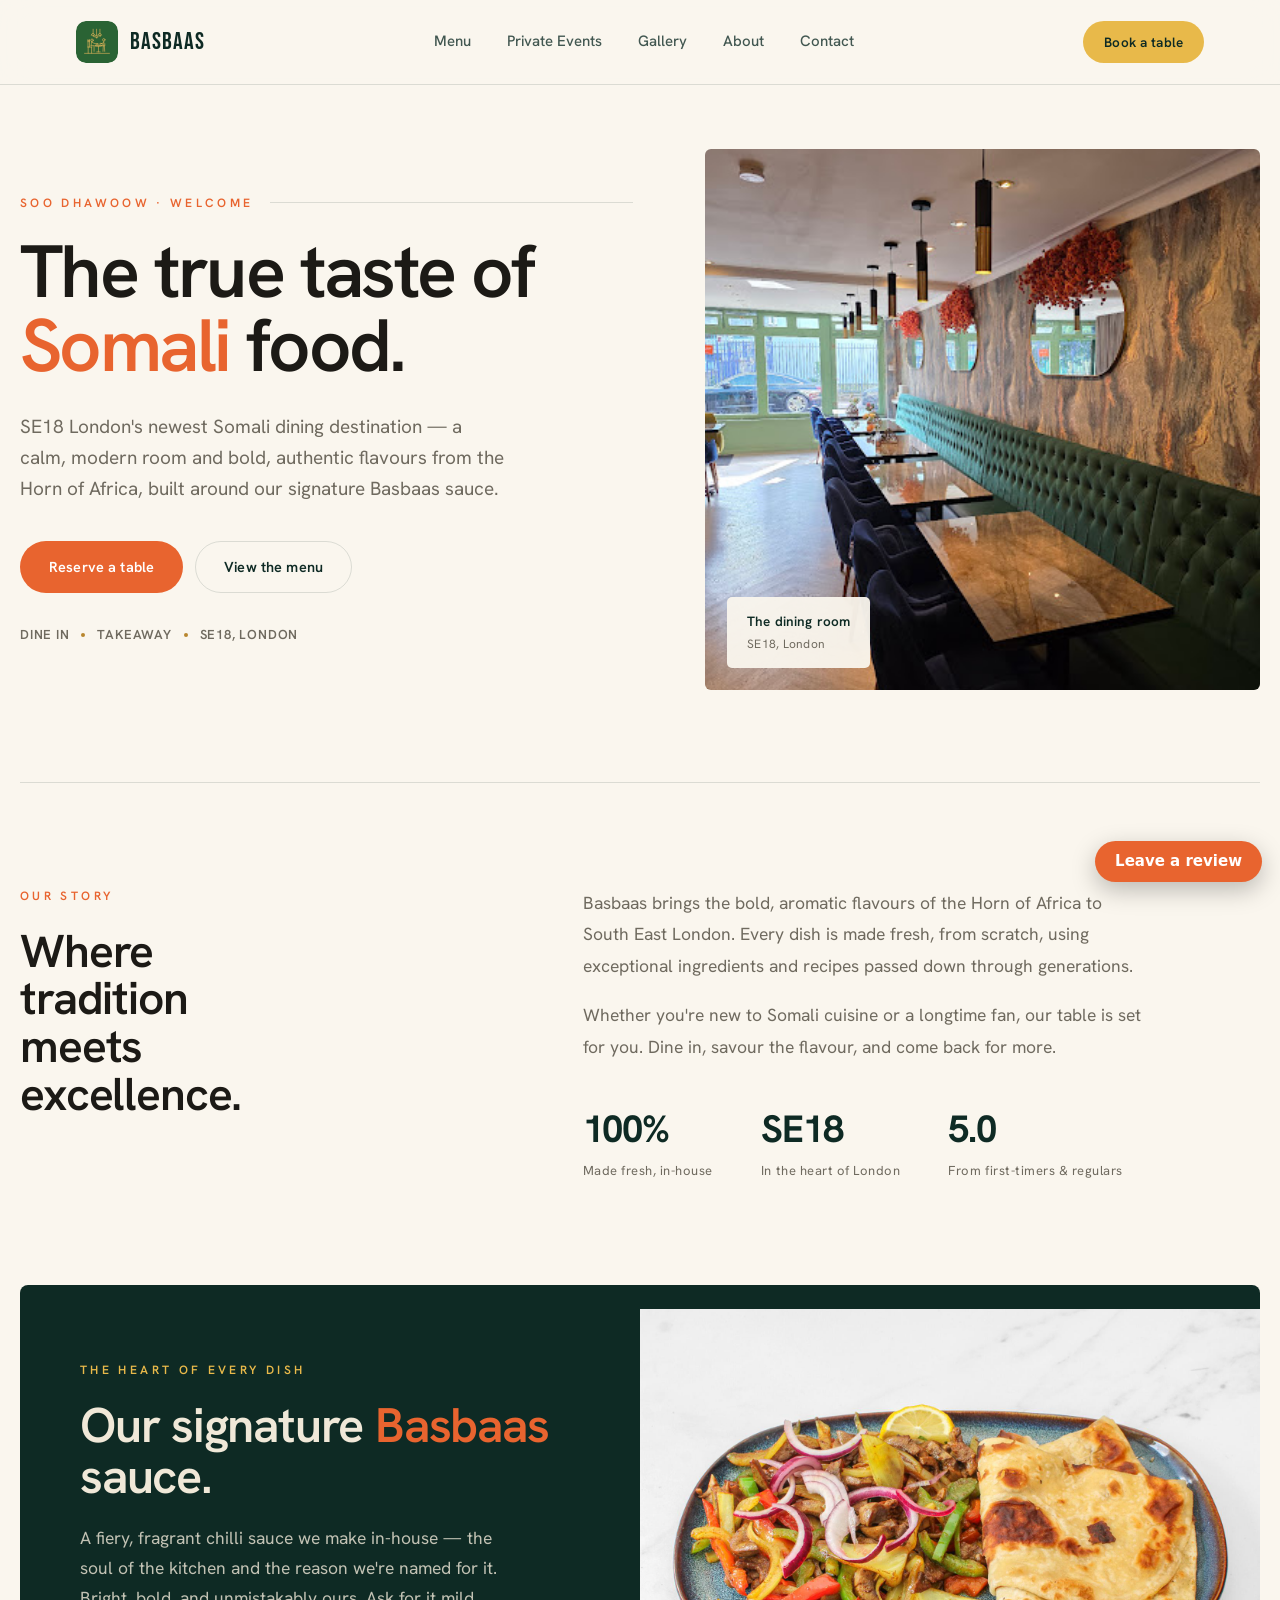
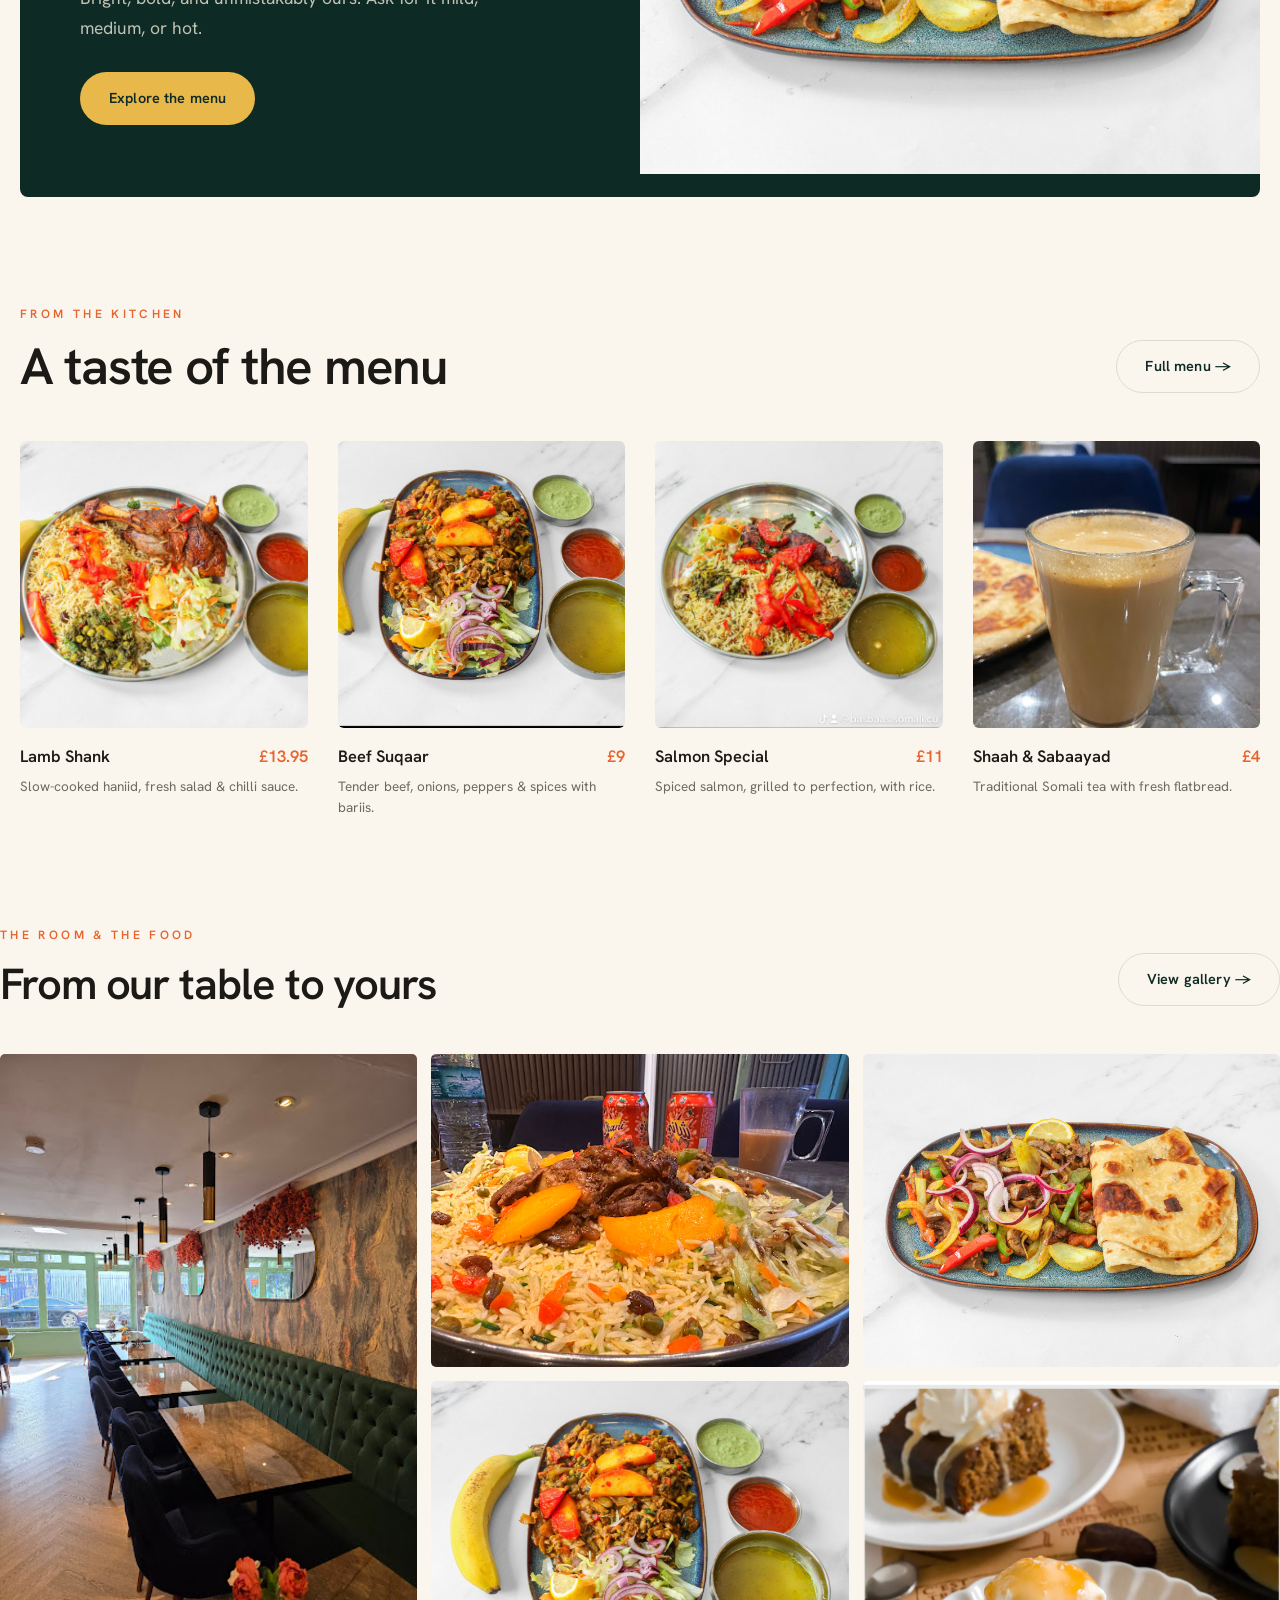
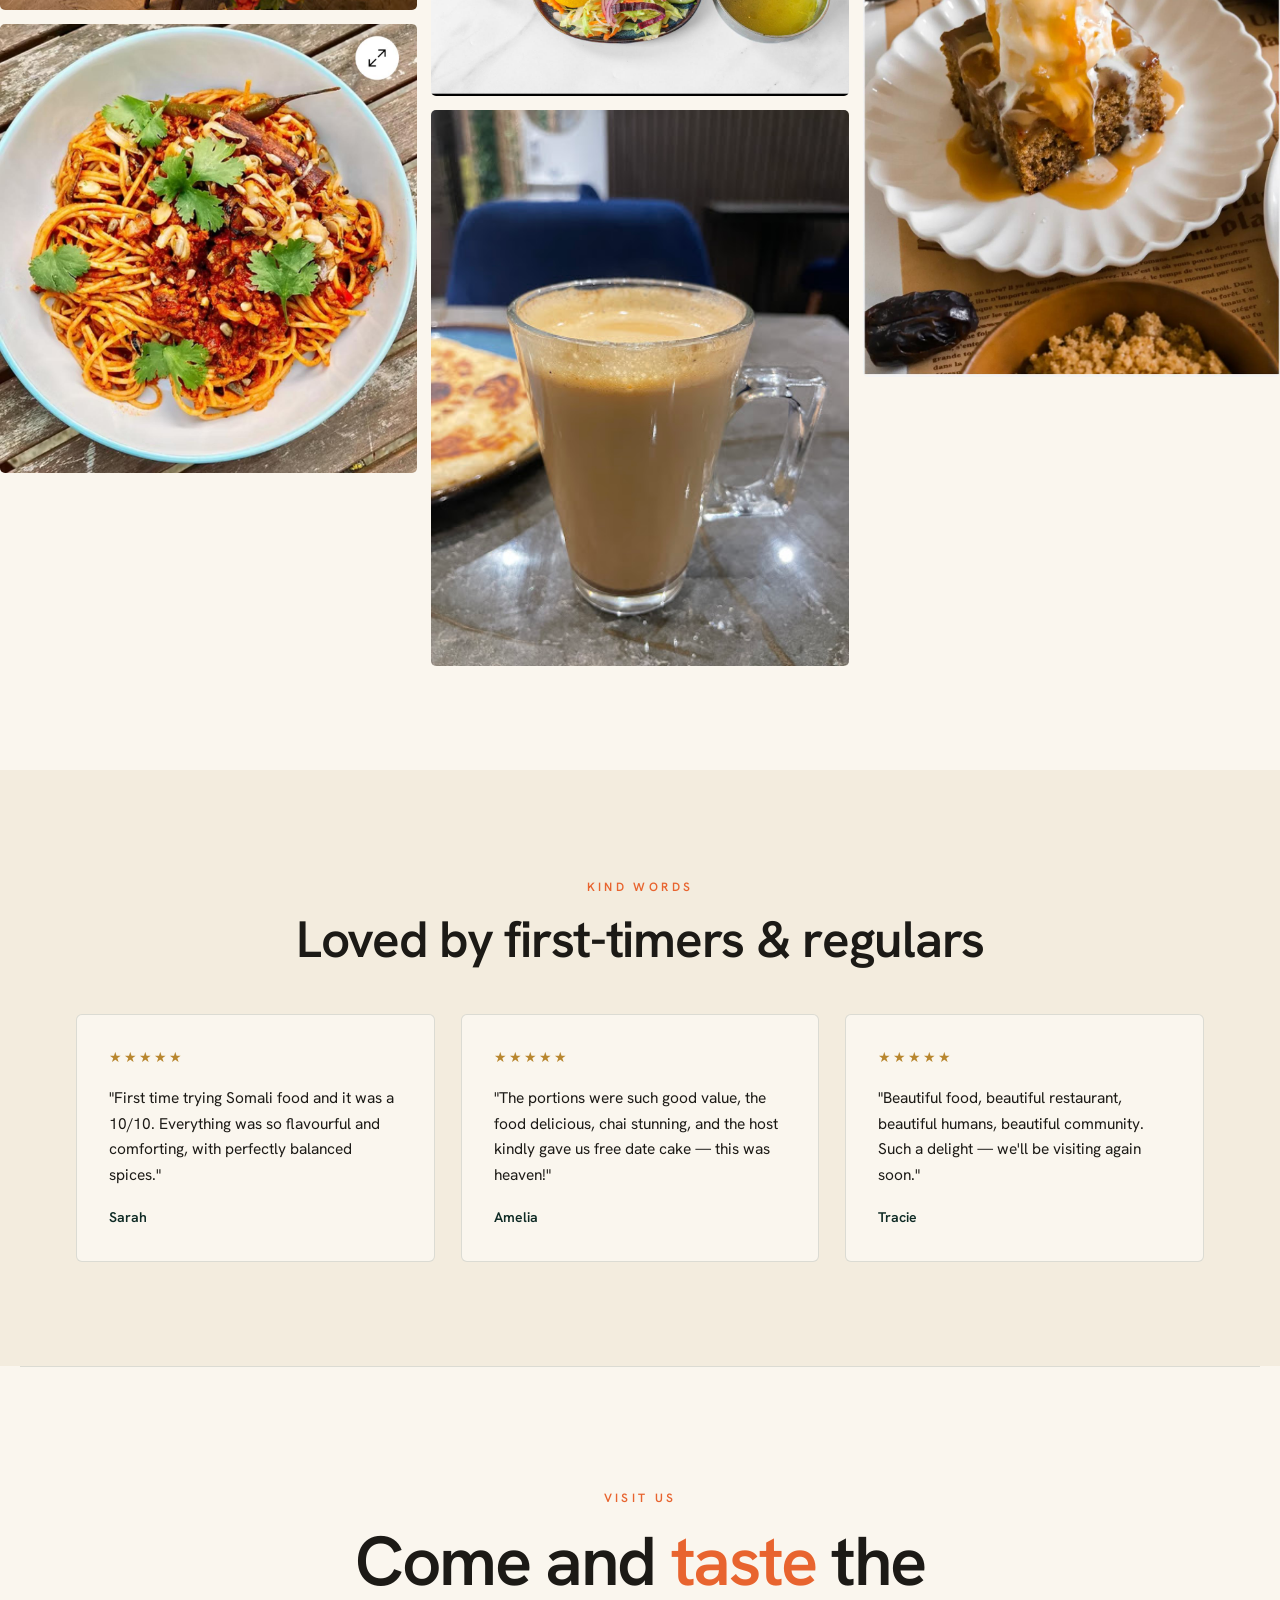
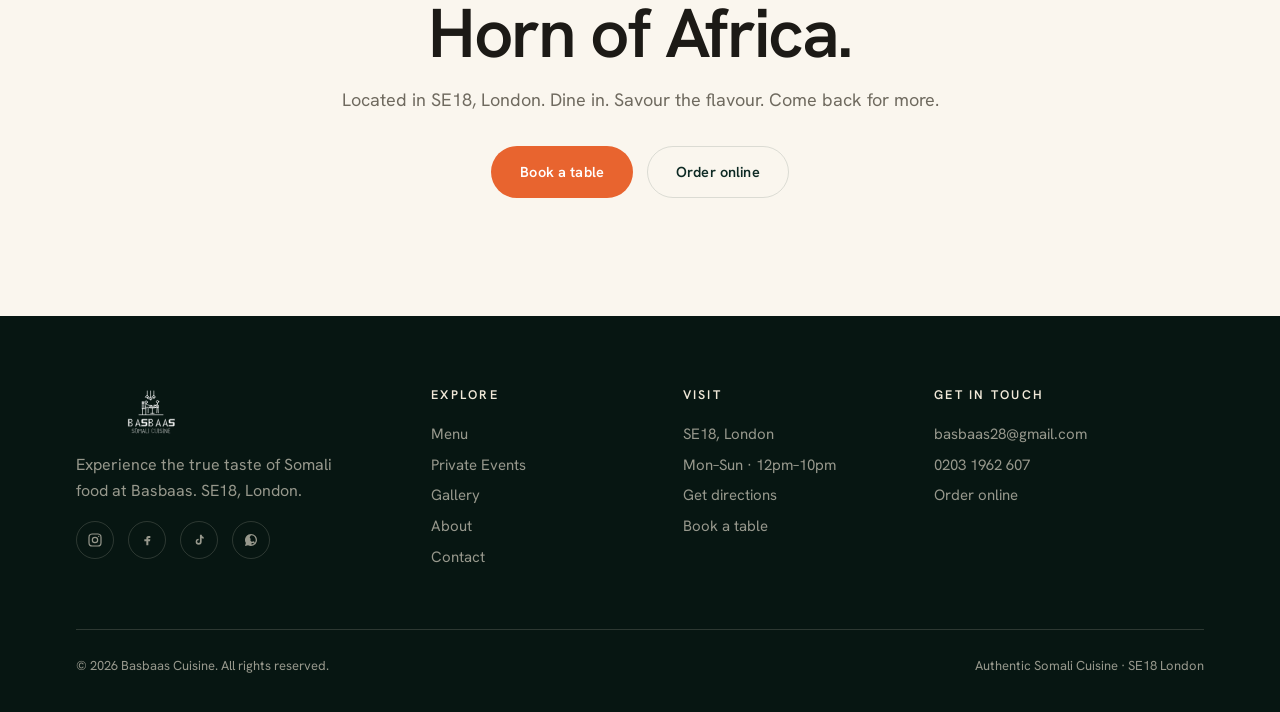
<file: index.html>
<!DOCTYPE html>
<html lang="en">
<head>
<meta charset="UTF-8">
<meta name="viewport" content="width=device-width, initial-scale=1.0">
<title>BasBaas Cuisine — Authentic Somali Food · SE18 London</title>
<meta name="description" content="SE18 London's newest Somali dining destination. Bold, authentic flavours from the Horn of Africa, built around our signature Basbaas sauce.">
<link rel="icon" type="image/svg+xml" href="assets/brand/favicon.svg">
<link rel="icon" type="image/png" sizes="32x32" href="assets/brand/favicon-32.png">
<link rel="apple-touch-icon" href="assets/brand/favicon-512.png">
<link rel="preconnect" href="https://fonts.googleapis.com">
<link rel="preconnect" href="https://fonts.gstatic.com" crossorigin>
<link href="https://fonts.googleapis.com/css2?family=Bebas+Neue&family=Hanken+Grotesk:ital,wght@0,300;0,400;0,500;0,600;0,700;0,800;1,400&display=swap" rel="stylesheet">
<link rel="stylesheet" href="assets/basbaas.css">
<style>
  /* ---- quiet hero ---- */
  .q-hero{padding:64px 0 92px}
  .q-hero-grid{display:grid;grid-template-columns:1.05fr .95fr;gap:72px;align-items:center}
  .q-hero h1{font-size:clamp(46px,5.8vw,86px);font-weight:600;letter-spacing:-.035em;line-height:1.0}
  .q-hero h1 .o{color:var(--orange)}
  .q-hero .sub{margin-top:28px;font-size:19px;color:var(--muted);max-width:44ch;line-height:1.65}
  .q-hero .acts{margin-top:36px;display:flex;gap:12px;flex-wrap:wrap}
  .q-hero .hero-meta{margin-top:32px;display:flex;gap:12px;align-items:center;font-size:13px;color:var(--muted);letter-spacing:.06em;text-transform:uppercase;font-weight:600}
  .q-hero .hero-meta .dot{width:4px;height:4px;border-radius:50%;background:var(--gold)}
  .q-hero-fig{position:relative;border-radius:var(--radius);overflow:hidden;aspect-ratio:4/3.9;background:var(--paper-2)}
  .q-hero-fig img{width:100%;height:100%;object-fit:cover}
  .hero-tag{position:absolute;left:22px;bottom:22px;background:rgba(250,246,238,.95);
    padding:14px 20px;border-radius:5px;font-size:13.5px;font-weight:600;color:var(--green);letter-spacing:.01em}
  .hero-tag span{display:block;font-weight:400;color:var(--muted);font-size:12px;margin-top:3px;letter-spacing:.02em}

  /* ---- story ---- */
  .story{padding:104px 0;border-top:1px solid var(--line)}
  .story-grid{display:grid;grid-template-columns:.42fr .58fr;gap:72px;align-items:start}
  .story h2{font-size:clamp(34px,3.6vw,50px);max-width:11ch}
  .story p{font-size:17.5px;color:var(--muted);line-height:1.8;max-width:56ch}
  .story p + p{margin-top:18px}
  .stat-row{display:flex;gap:48px;margin-top:38px}
  .stat .n{font-size:38px;font-weight:700;color:var(--green);letter-spacing:-.03em}
  .stat .l{font-size:13px;color:var(--muted);letter-spacing:.04em;margin-top:2px}

  /* ---- signature contained card ---- */
  .sig-wrap{padding:0 0 104px}
  .sig-card{background:var(--green);color:var(--cream);border-radius:8px;overflow:hidden;display:grid;grid-template-columns:1fr 1fr}
  .sig-card-txt{padding:72px 60px}
  .sig-card-txt h2{font-size:clamp(34px,3.8vw,52px);margin:18px 0 22px;color:var(--cream);letter-spacing:-.025em}
  .sig-card-txt h2 .o{color:var(--orange)}
  .sig-card-txt p{color:rgba(240,232,216,.8);font-size:17.5px;line-height:1.7;max-width:42ch}
  .sig-card-img{position:relative;aspect-ratio:4/3;align-self:center}
  .sig-card-img img{position:absolute;inset:0;width:100%;height:100%;object-fit:cover;object-position:center}

  /* ---- menu preview ---- */
  .menu-prev{padding:0 0 104px}
  .menu-head{display:flex;justify-content:space-between;align-items:flex-end;margin-bottom:48px;gap:24px;flex-wrap:wrap}
  .menu-head h2{font-size:clamp(34px,4vw,54px)}
  .dishes-4{display:grid;grid-template-columns:repeat(4,1fr);gap:30px}

  /* ---- gallery teaser ---- */
  .gal-teaser{padding:0 0 104px}
  .gal-grid{column-count:3;column-gap:14px}
  .gal-grid a{overflow:hidden;border-radius:5px;display:block;background:var(--paper-2);break-inside:avoid;margin:0 0 14px}
  .gal-grid img{width:100%;height:auto;display:block;transition:filter .5s var(--ease)}
  .gal-grid a:hover img{filter:brightness(1.06)}

  /* ---- testimonials ---- */
  .quotes{background:var(--paper-2);padding:104px 0}
  .quotes-grid{display:grid;grid-template-columns:repeat(3,1fr);gap:26px;margin-top:48px}
  .q{background:var(--paper);padding:32px;border-radius:var(--radius);border:1px solid var(--line)}
  .q .stars{color:var(--gold);font-size:14px;letter-spacing:2px;margin-bottom:16px}
  .q p{font-size:15.5px;line-height:1.65}
  .q .who{margin-top:20px;font-weight:600;font-size:14px;color:var(--green)}

  /* ---- final cta (light) ---- */
  .q-cta{padding:118px 0;text-align:center;border-top:1px solid var(--line)}
  .q-cta h2{font-size:clamp(42px,5.4vw,80px);max-width:15ch;margin:0 auto 16px;letter-spacing:-.035em;font-weight:600}
  .q-cta h2 .o{color:var(--orange)}
  .q-cta p{color:var(--muted);font-size:18px;margin-bottom:32px}
  .q-cta .btns{display:flex;gap:14px;justify-content:center;flex-wrap:wrap}

  @media(max-width:960px){
    .q-hero-grid{grid-template-columns:1fr;gap:40px}
    .story-grid{grid-template-columns:1fr;gap:36px}
    .sig-card{grid-template-columns:1fr}
    .sig-card-img{order:-1}
    .dishes-4{grid-template-columns:1fr 1fr}
    .gal-grid{column-count:2}
    .quotes-grid{grid-template-columns:1fr}
  }
  @media(max-width:560px){.dishes-4{grid-template-columns:1fr}.sig-card-txt{padding:48px 32px}.stat-row{flex-wrap:wrap;row-gap:20px}.gal-grid{column-count:1}}
</style>
<!-- seo:auto start -->
<link rel="canonical" href="https://basbaas-cuisine-site.vercel.app/">
<meta property="og:type" content="website">
<meta property="og:site_name" content="BasBaas Cuisine">
<meta property="og:title" content="BasBaas Cuisine — Authentic Somali Food · SE18 London">
<meta property="og:description" content="BasBaas Cuisine — authentic Somali food in SE18 London. Bold flavours from the Horn of Africa built around our signature Basbaas sauce.">
<meta property="og:url" content="https://basbaas-cuisine-site.vercel.app/">
<meta property="og:locale" content="en_GB">
<meta name="twitter:title" content="BasBaas Cuisine — Authentic Somali Food · SE18 London">
<meta name="twitter:description" content="BasBaas Cuisine — authentic Somali food in SE18 London. Bold flavours from the Horn of Africa built around our signature Basbaas sauce.">
<script type="application/ld+json">
{
  "@context": "https://schema.org",
  "@type": "Restaurant",
  "name": "BasBaas Cuisine",
  "description": "BasBaas Cuisine — authentic Somali food in SE18 London. Bold flavours from the Horn of Africa built around our signature Basbaas sauce.",
  "url": "https://basbaas-cuisine-site.vercel.app/",
  "telephone": "+44 20 3196 2607",
  "address": {
    "@type": "PostalAddress",
    "addressCountry": "GB",
    "addressLocality": "London",
    "addressRegion": "London"
  },
  "servesCuisine": "Somali",
  "email": "basbaas28@gmail.com",
  "image": "https://basbaas-cuisine-site.vercel.app/assets/img/PHOTO-2026-01-10-17-43-36-3.jpg"
}
</script>
<!-- seo:auto end -->
<meta property="og:image" content="https://basbaas-cuisine-site.vercel.app/og-thumb.jpg" />
<meta property="og:image:width" content="1200" />
<meta property="og:image:height" content="630" />
<meta name="twitter:card" content="summary_large_image" />
<meta name="twitter:image" content="https://basbaas-cuisine-site.vercel.app/og-thumb.jpg" />
</head>
<body>

<!-- ===== HEADER ===== -->
<header class="site-header">
  <div class="wrap nav">
    <a href="index.html" class="brand"><img class="brand-mark" src="assets/brand/favicon.svg" alt="BasBaas logo">BASBAAS</a>
    <nav class="navlinks">
      <a href="menu.html">Menu</a>
      <a href="private-events.html">Private Events</a>
      <a href="gallery.html">Gallery</a>
      <a href="about.html">About</a>
      <a href="contact.html">Contact</a>
    </nav>
    <div class="nav-cta">
      <a class="btn btn-gold btn-sm" data-book>Book a table</a>
      <button class="hamburger" aria-label="Menu"><span></span><span></span><span></span></button>
    </div>
  </div>
</header>
<nav class="mobile-nav">
  <button class="close" aria-label="Close">&times;</button>
  <a href="menu.html">Menu</a>
  <a href="private-events.html">Private Events</a>
  <a href="gallery.html">Gallery</a>
  <a href="about.html">About</a>
  <a href="contact.html">Contact</a>
  <a href="#" data-book style="color:var(--gold-bright)">Book a table</a>
</nav>

<!-- ===== HERO ===== -->
<section class="q-hero wrap">
  <div class="q-hero-grid">
    <div class="reveal">
      <div class="eyebrow-row"><span class="label">Soo dhawoow · Welcome</span><span class="ln"></span></div>
      <h1>The true taste of <span class="o">Somali</span> food.</h1>
      <p class="sub">SE18 London's newest Somali dining destination — a calm, modern room and bold, authentic flavours from the Horn of Africa, built around our signature Basbaas sauce.</p>
      <div class="acts">
        <a class="btn btn-orange" data-book>Reserve a table</a>
        <a class="btn btn-ghost" href="menu.html">View the menu</a>
      </div>
      <div class="hero-meta"><span>Dine in</span><span class="dot"></span><span>Takeaway</span><span class="dot"></span><span>SE18, London</span></div>
    </div>
    <div class="q-hero-fig reveal d1">
      <img src="assets/img/basbaas-main.jpg" alt="Basbaas dining room — SE18 London" fetchpriority="high" decoding="async">
      <div class="hero-tag">The dining room<span>SE18, London</span></div>
    </div>
  </div>
</section>

<!-- ===== STORY ===== -->
<section class="story wrap">
  <div class="story-grid">
    <div class="reveal">
      <div class="eyebrow-row"><span class="label">Our story</span></div>
      <h2>Where tradition meets excellence.</h2>
    </div>
    <div class="reveal d1">
      <p>Basbaas brings the bold, aromatic flavours of the Horn of Africa to South East London. Every dish is made fresh, from scratch, using exceptional ingredients and recipes passed down through generations.</p>
      <p>Whether you're new to Somali cuisine or a longtime fan, our table is set for you. Dine in, savour the flavour, and come back for more.</p>
      <div class="stat-row">
        <div class="stat"><div class="n">100%</div><div class="l">Made fresh, in-house</div></div>
        <div class="stat"><div class="n">SE18</div><div class="l">In the heart of London</div></div>
        <div class="stat"><div class="n">5.0</div><div class="l">From first-timers &amp; regulars</div></div>
      </div>
    </div>
  </div>
</section>

<!-- ===== SIGNATURE ===== -->
<section class="sig-wrap wrap">
  <div class="sig-card">
    <div class="sig-card-txt reveal">
      <span class="label gold-bright">The heart of every dish</span>
      <h2>Our signature <span class="o">Basbaas</span> sauce.</h2>
      <p>A fiery, fragrant chilli sauce we make in-house — the soul of the kitchen and the reason we're named for it. Bright, bold, and unmistakably ours. Ask for it mild, medium, or hot.</p>
      <a class="btn btn-gold" href="menu.html" style="margin-top:30px">Explore the menu</a>
    </div>
    <div class="sig-card-img reveal d1"><img src="assets/img/PHOTO-2026-01-10-17-43-37-9.jpg" alt="Basbaas chilli sauce dish" loading="lazy" decoding="async"></div>
  </div>
</section>

<!-- ===== MENU PREVIEW ===== -->
<section class="menu-prev wrap">
  <div class="menu-head">
    <div class="reveal"><span class="label">From the kitchen</span><h2 style="margin-top:14px">A taste of the menu</h2></div>
    <a class="btn btn-ghost reveal" href="menu.html">Full menu &rarr;</a>
  </div>
  <div class="dishes-4">
    <a class="dish reveal" href="menu.html"><div class="dish-img"><img src="assets/img/PHOTO-2026-01-10-17-43-37-5.jpg" alt="" loading="lazy" decoding="async"></div><div class="nm"><span>Lamb Shank</span><span class="pr">£13.95</span></div><p class="ds">Slow-cooked haniid, fresh salad &amp; chilli sauce.</p></a>
    <a class="dish reveal d1" href="menu.html"><div class="dish-img"><img src="assets/img/PHOTO-2026-01-10-17-43-36-5.jpg" alt="" loading="lazy" decoding="async"></div><div class="nm"><span>Beef Suqaar</span><span class="pr">£9</span></div><p class="ds">Tender beef, onions, peppers &amp; spices with bariis.</p></a>
    <a class="dish reveal d2" href="menu.html"><div class="dish-img"><img src="assets/img/PHOTO-2026-01-10-17-43-36-11.jpg" alt="" loading="lazy" decoding="async"></div><div class="nm"><span>Salmon Special</span><span class="pr">£11</span></div><p class="ds">Spiced salmon, grilled to perfection, with rice.</p></a>
    <a class="dish reveal d3" href="menu.html"><div class="dish-img"><img src="assets/img/Tea-Sabaayad.jpg" alt="" loading="lazy" decoding="async"></div><div class="nm"><span>Shaah &amp; Sabaayad</span><span class="pr">£4</span></div><p class="ds">Traditional Somali tea with fresh flatbread.</p></a>
  </div>
</section>

<!-- ===== GALLERY TEASER ===== -->
<section class="gal-teaser wrap-wide">
  <div class="menu-head">
    <div class="reveal"><span class="label">The room &amp; the food</span><h2 style="margin-top:14px;font-size:clamp(30px,3.4vw,46px)">From our table to yours</h2></div>
    <a class="btn btn-ghost reveal" href="gallery.html">View gallery &rarr;</a>
  </div>
  <div class="gal-grid reveal">
    <a class="w2 h2" href="gallery.html"><img src="assets/img/basbaas-main.jpg" alt="" loading="lazy" decoding="async"></a>
    <a href="gallery.html"><img src="assets/img/PHOTO-2026-01-10-17-43-36-3.jpg" alt="" loading="lazy" decoding="async"></a>
    <a href="gallery.html"><img src="assets/img/unnamed15.jpg" alt="" loading="lazy" decoding="async"></a>
    <a class="w2" href="gallery.html"><img src="assets/img/PHOTO-2026-01-10-17-43-36-5.jpg" alt="" loading="lazy" decoding="async"></a>
    <a href="gallery.html"><img src="assets/img/Tea-Sabaayad.jpg" alt="" loading="lazy" decoding="async"></a>
    <a href="gallery.html"><img src="assets/img/PHOTO-2026-01-10-17-43-37-9.jpg" alt="" loading="lazy" decoding="async"></a>
    <a class="w2" href="gallery.html"><img src="assets/img/PHOTO-2026-01-10-17-43-36.jpg" alt="" loading="lazy" decoding="async"></a>
  </div>
</section>

<!-- ===== TESTIMONIALS ===== -->
<section class="quotes">
  <div class="wrap">
    <div style="text-align:center" class="reveal"><span class="label">Kind words</span><h2 style="font-size:clamp(32px,4vw,52px);margin-top:14px">Loved by first-timers &amp; regulars</h2></div>
    <div class="quotes-grid">
      <div class="q reveal"><div class="stars">★★★★★</div><p>"First time trying Somali food and it was a 10/10. Everything was so flavourful and comforting, with perfectly balanced spices."</p><div class="who">Sarah</div></div>
      <div class="q reveal d1"><div class="stars">★★★★★</div><p>"The portions were such good value, the food delicious, chai stunning, and the host kindly gave us free date cake — this was heaven!"</p><div class="who">Amelia</div></div>
      <div class="q reveal d2"><div class="stars">★★★★★</div><p>"Beautiful food, beautiful restaurant, beautiful humans, beautiful community. Such a delight — we'll be visiting again soon."</p><div class="who">Tracie</div></div>
    </div>
  </div>
</section>

<!-- ===== FINAL CTA ===== -->
<section class="q-cta wrap">
  <div class="reveal">
    <span class="label">Visit us</span>
    <h2 style="margin-top:16px">Come and <span class="o">taste</span> the Horn of Africa.</h2>
    <p>Located in SE18, London. Dine in. Savour the flavour. Come back for more.</p>
    <div class="btns"><a class="btn btn-orange" data-book>Book a table</a><a class="btn btn-ghost" data-order>Order online</a></div>
  </div>
</section>

<!-- ===== FOOTER ===== -->
<footer class="site-footer">
  <div class="wrap">
    <div class="foot-grid">
      <div class="foot-brand">
        <img class="foot-logo" src="assets/brand/basbaas-stacked-transparent.svg" alt="BasBaas — Authentic Somali Cuisine" loading="lazy" decoding="async">
        <p>Experience the true taste of Somali food at Basbaas. SE18, London.</p>
        <div class="foot-social">
          <a aria-label="Instagram" aria-disabled="true" tabindex="-1"><svg viewBox="0 0 24 24" fill="none" stroke="currentColor" stroke-width="1.8"><rect x="3" y="3" width="18" height="18" rx="5"/><circle cx="12" cy="12" r="4"/><circle cx="17.5" cy="6.5" r="1" fill="currentColor" stroke="none"/></svg></a>
          <a aria-label="Facebook" aria-disabled="true" tabindex="-1"><svg viewBox="0 0 24 24" fill="currentColor"><path d="M14 9h3V6h-3c-1.7 0-3 1.3-3 3v2H8v3h3v6h3v-6h2.5l.5-3H14V9.5c0-.3.2-.5.5-.5z"/></svg></a>
          <a aria-label="TikTok" aria-disabled="true" tabindex="-1"><svg viewBox="0 0 24 24" fill="currentColor"><path d="M16 4c.3 1.8 1.4 3.2 3 3.6V10c-1.2 0-2.3-.4-3-1v5.5A4.5 4.5 0 1 1 11.5 10v2.4a2.1 2.1 0 1 0 1.9 2.1V4H16z"/></svg></a>
          <a aria-label="WhatsApp" aria-disabled="true" tabindex="-1"><svg viewBox="0 0 24 24" fill="currentColor"><path d="M12 3a9 9 0 0 0-7.7 13.6L3 21l4.5-1.2A9 9 0 1 0 12 3zm0 2a7 7 0 0 1 3.6 13l-.4.2-2.7.7.7-2.6.2-.4A7 7 0 0 1 12 5zm-2.3 3.3c-.2 0-.5.1-.7.4-.2.3-.8.8-.8 1.9s.8 2.2.9 2.3c.1.2 1.6 2.5 3.9 3.4 1.9.7 2.3.6 2.7.5.4 0 1.3-.5 1.5-1 .2-.5.2-.9.1-1l-.7-.3s-1.1-.5-1.3-.6c-.2-.1-.3-.1-.5.1l-.6.8c-.1.1-.2.1-.4 0-.2-.1-.9-.3-1.7-1-.6-.6-1-1.2-1.2-1.4-.1-.2 0-.3.1-.4l.3-.4.2-.4v-.4l-.6-1.5c-.2-.4-.3-.3-.5-.3z"/></svg></a>
        </div>
      </div>
      <div><h4>Explore</h4><ul><li><a href="menu.html">Menu</a></li><li><a href="private-events.html">Private Events</a></li><li><a href="gallery.html">Gallery</a></li><li><a href="about.html">About</a></li><li><a href="contact.html">Contact</a></li></ul></div>
      <div><h4>Visit</h4><ul><li>SE18, London</li><li>Mon–Sun · 12pm–10pm</li><li><a href="contact.html">Get directions</a></li><li><a href="#" data-book>Book a table</a></li></ul></div>
      <div><h4>Get in touch</h4><ul><li><a href="mailto:basbaas28@gmail.com">basbaas28@gmail.com</a></li><li><a href="tel:02031962607">0203 1962 607</a></li><li><a href="#" data-order>Order online</a></li></ul></div>
    </div>
    <div class="foot-bot"><span>© <span data-year>2026</span> Basbaas Cuisine. All rights reserved.</span><span>Authentic Somali Cuisine · SE18 London</span></div>
  </div>
</footer>

<script src="assets/basbaas.js"></script>
<!-- masul:start -->
<script>
window.MASUL_SITE_ID="basbaas-cuisine";
window.MASUL_ACCENT="#e8642f";
window.MASUL_MENU=[{"cat":"Light Bites","name":"Basbaas Liver","price":7},{"cat":"Light Bites","name":"Basbaas Egg Omelet","price":6},{"cat":"Light Bites","name":"Masoub","price":7},{"cat":"Mains","name":"Marinated Quarter Chicken","price":9},{"cat":"Mains","name":"Chicken Suqaar","price":9},{"cat":"Mains","name":"Salmon Special","price":11},{"cat":"Mains","name":"Kingfish Special","price":11},{"cat":"Desserts","name":"Date Cake","price":4},{"cat":"Desserts","name":"Milk Cake","price":4}];
</script>
<script src="masul-widget.js" defer></script>
<!-- masul:end -->
</body>
</html>
</file>
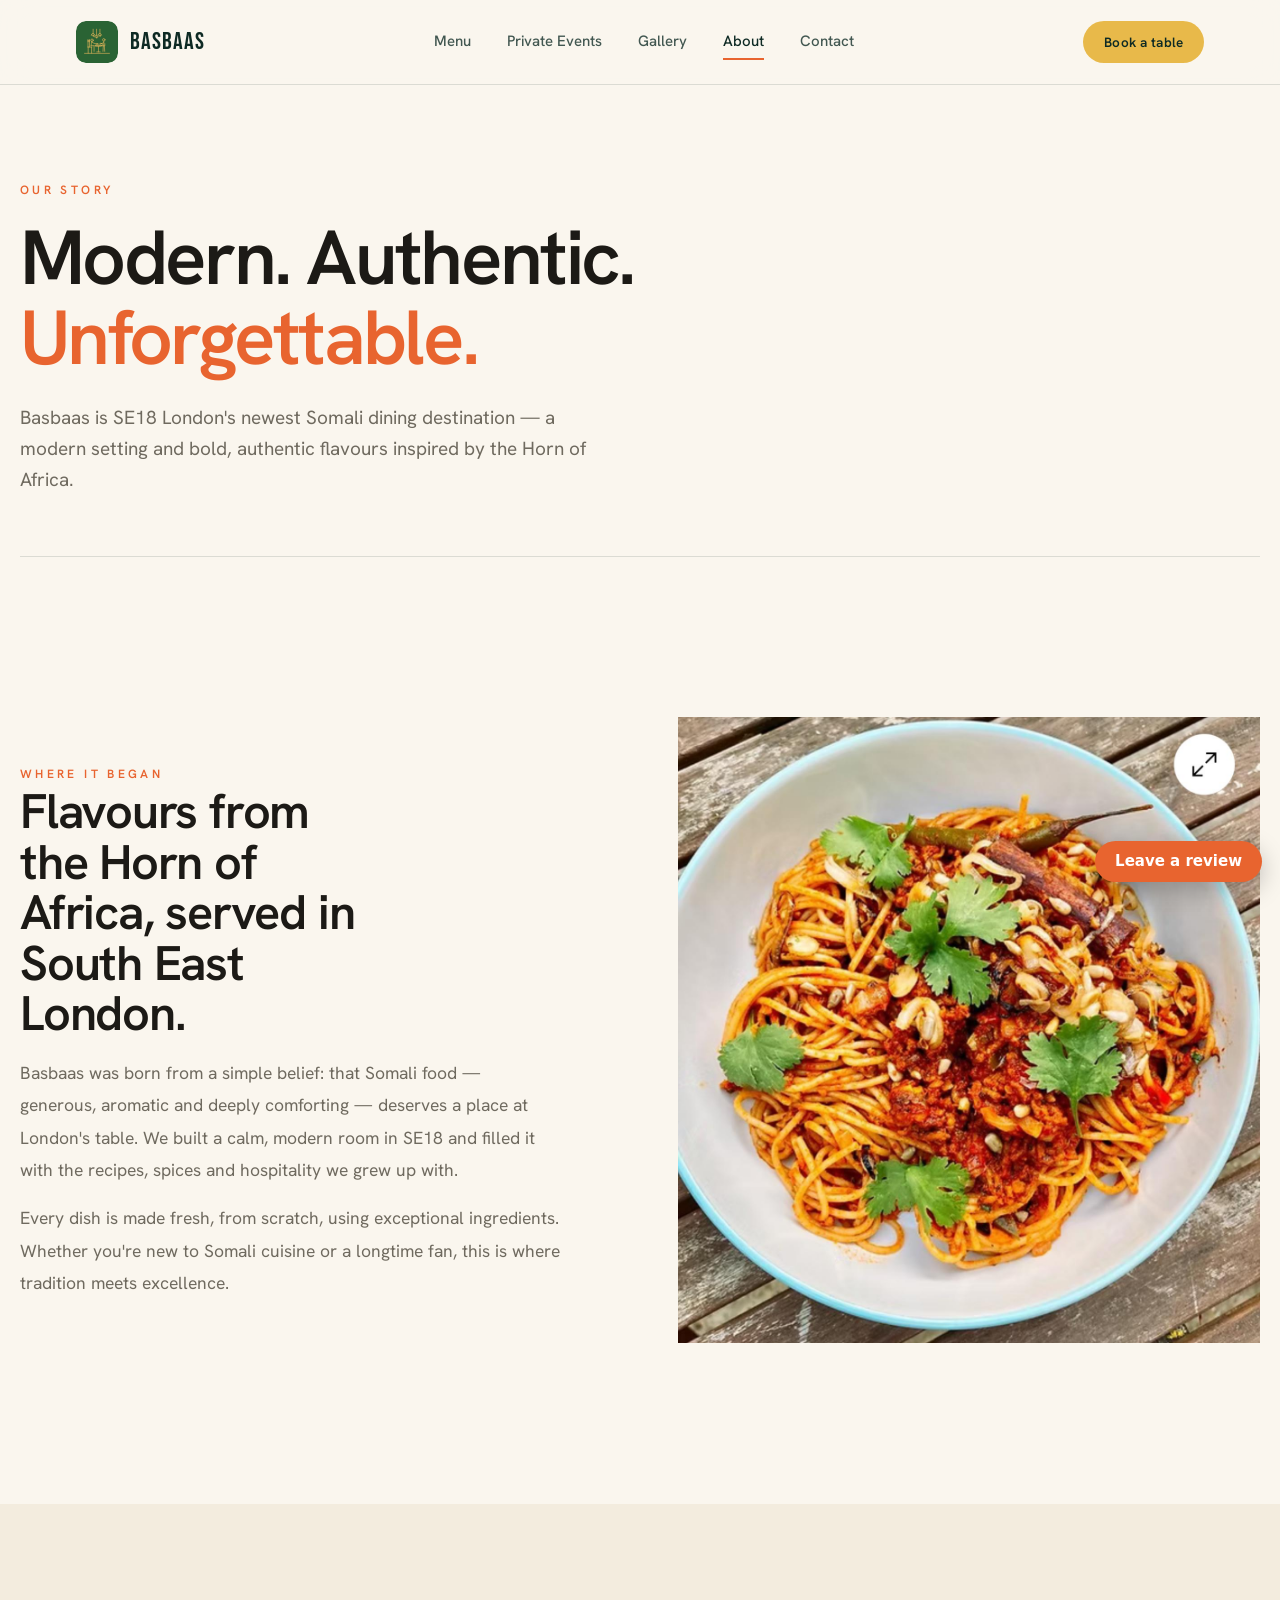
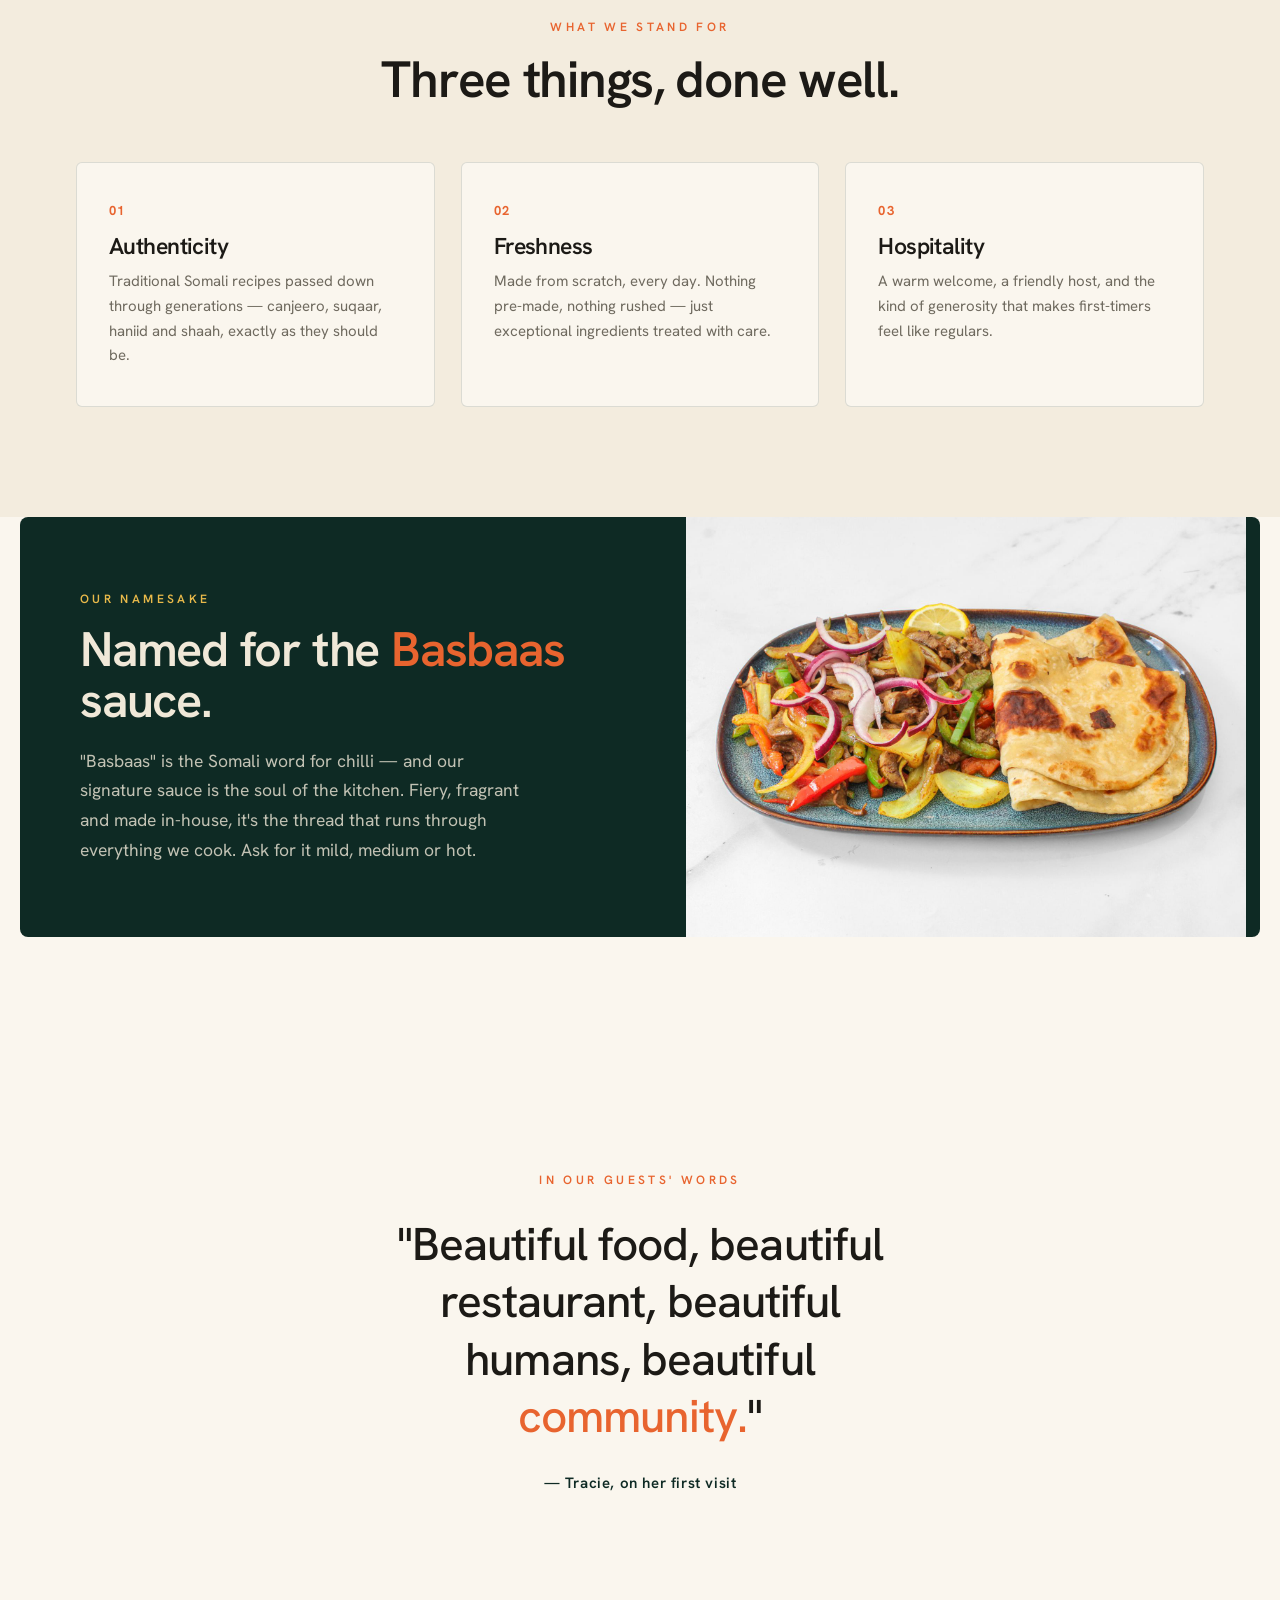
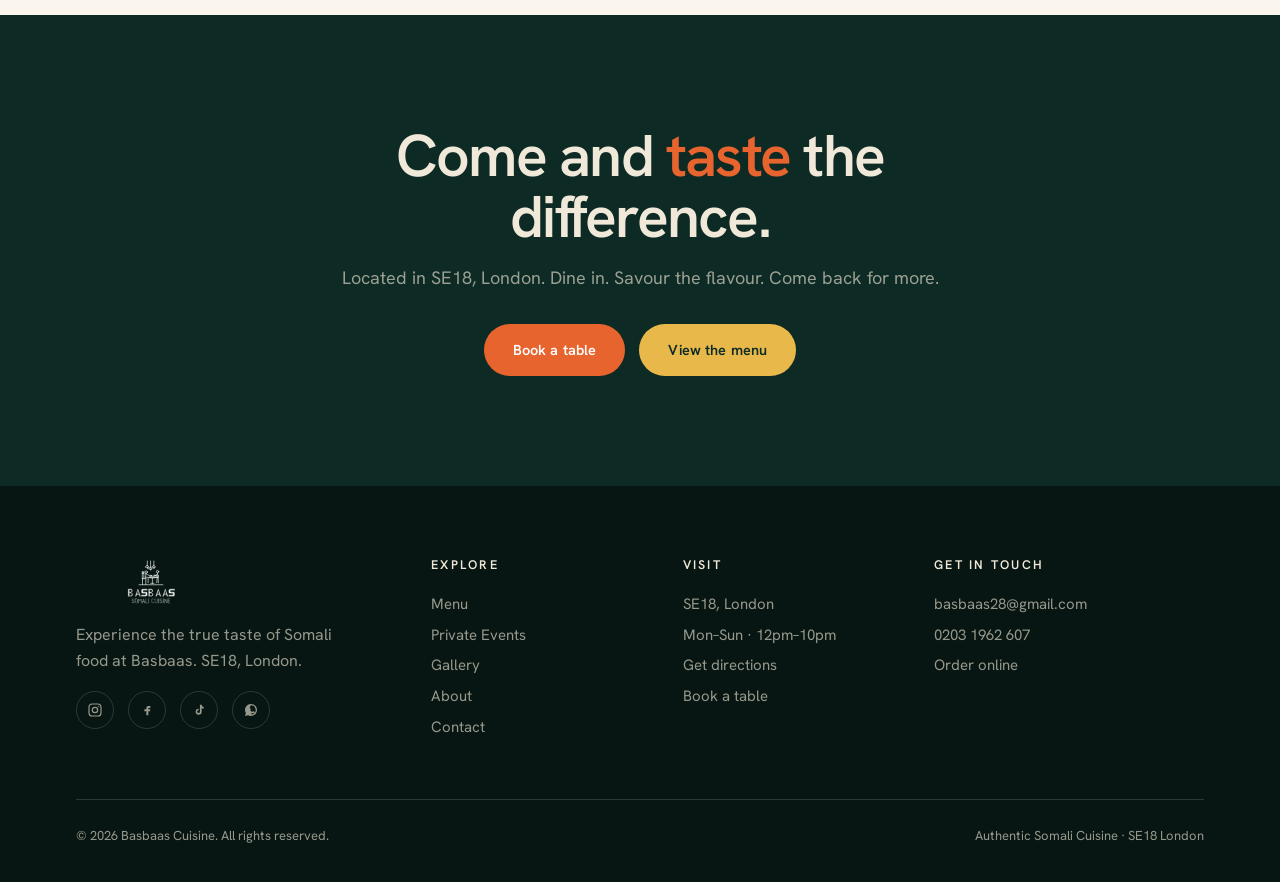
<file: about.html>
<!DOCTYPE html>
<html lang="en">
<head>
<meta charset="UTF-8">
<meta name="viewport" content="width=device-width, initial-scale=1.0">
<title>About — BasBaas Cuisine</title>
<meta name="description" content="The story of Basbaas — bringing the bold, authentic flavours of Somalia and the Horn of Africa to SE18, London.">
<link rel="icon" type="image/svg+xml" href="assets/brand/favicon.svg">
<link rel="icon" type="image/png" sizes="32x32" href="assets/brand/favicon-32.png">
<link rel="apple-touch-icon" href="assets/brand/favicon-512.png">
<link rel="preconnect" href="https://fonts.googleapis.com">
<link rel="preconnect" href="https://fonts.gstatic.com" crossorigin>
<link href="https://fonts.googleapis.com/css2?family=Bebas+Neue&family=Hanken+Grotesk:ital,wght@0,300;0,400;0,500;0,600;0,700;0,800;1,400&display=swap" rel="stylesheet">
<link rel="stylesheet" href="assets/basbaas.css">
<style>
  .ab-intro{padding:110px 0}
  .ab-intro-grid{display:grid;grid-template-columns:1fr 1fr;gap:76px;align-items:center}
  .ab-intro h2{font-size:clamp(32px,3.8vw,52px);max-width:13ch}
  .ab-intro p{font-size:17.5px;color:var(--muted);line-height:1.85;margin-top:18px;max-width:54ch}
  .ab-intro p + p{margin-top:16px}
  .ab-intro .img{border-radius:var(--radius);overflow:hidden;aspect-ratio:4/5}
  .ab-intro .img img{width:100%;height:100%;object-fit:contain}

  .values{background:var(--paper-2);padding:110px 0}
  .values-head{text-align:center;margin-bottom:56px}
  .values-head h2{font-size:clamp(32px,4vw,52px);margin-top:14px}
  .values-grid{display:grid;grid-template-columns:repeat(3,1fr);gap:26px}
  .vcard{background:var(--paper);border:1px solid var(--line);border-radius:var(--radius);padding:38px 32px}
  .vcard .num{font-size:13px;font-weight:700;color:var(--orange);letter-spacing:.1em}
  .vcard h3{font-size:23px;margin:14px 0 10px}
  .vcard p{font-size:15px;color:var(--muted);line-height:1.65}

  .sig2{padding:0 0 110px}
  .sig2 .card{background:var(--green);color:var(--cream);border-radius:8px;overflow:hidden;display:grid;grid-template-columns:1.05fr .95fr}
  .sig2 .card-txt{padding:72px 60px;display:flex;flex-direction:column;justify-content:center}
  .sig2 h2{font-size:clamp(34px,3.8vw,54px);margin:16px 0 20px;letter-spacing:-.025em;color:var(--cream)}
  .sig2 h2 .o{color:var(--orange)}
  .sig2 p{font-size:17.5px;color:rgba(240,232,216,.8);line-height:1.7;max-width:44ch}
  .sig2 .card-img{position:relative;min-height:420px}
  .sig2 .card-img img{position:absolute;inset:0;width:100%;height:100%;object-fit:contain}

  .pullquote{padding:120px 0;text-align:center}
  .pullquote blockquote{font-size:clamp(28px,3.6vw,46px);font-weight:500;letter-spacing:-.02em;line-height:1.25;max-width:20ch;margin:24px auto 0}
  .pullquote .o{color:var(--orange)}
  .pullquote .by{margin-top:26px;font-weight:600;color:var(--green);font-size:15px;letter-spacing:.04em}

  .ab-cta{background:var(--green);color:var(--cream);padding:110px 0;text-align:center}
  .ab-cta h2{font-size:clamp(36px,4.6vw,68px);color:var(--cream);max-width:16ch;margin:0 auto 16px;letter-spacing:-.03em}
  .ab-cta h2 .o{color:var(--orange)}
  .ab-cta p{color:var(--muted-dark);font-size:18px;margin-bottom:32px}
  .ab-cta .btns{display:flex;gap:14px;justify-content:center;flex-wrap:wrap}

  @media(max-width:900px){
    .ab-intro-grid{grid-template-columns:1fr;gap:36px}
    .values-grid{grid-template-columns:1fr}
    .sig2 .card{grid-template-columns:1fr}
    .sig2 .card-img{min-height:280px;order:-1}
  }
</style>
<!-- seo:auto start -->
<link rel="canonical" href="https://basbaas-cuisine-site.vercel.app/about">
<meta property="og:type" content="website">
<meta property="og:site_name" content="BasBaas Cuisine">
<meta property="og:title" content="About — BasBaas Cuisine">
<meta property="og:description" content="BasBaas Cuisine — authentic Somali food in SE18 London. Bold flavours from the Horn of Africa built around our signature Basbaas sauce.">
<meta property="og:url" content="https://basbaas-cuisine-site.vercel.app/about">
<meta property="og:locale" content="en_GB">
<meta name="twitter:title" content="About — BasBaas Cuisine">
<meta name="twitter:description" content="BasBaas Cuisine — authentic Somali food in SE18 London. Bold flavours from the Horn of Africa built around our signature Basbaas sauce.">
<!-- seo:auto end -->
<meta property="og:image" content="https://basbaas-cuisine-site.vercel.app/og-thumb.jpg" />
<meta property="og:image:width" content="1200" />
<meta property="og:image:height" content="630" />
<meta name="twitter:card" content="summary_large_image" />
<meta name="twitter:image" content="https://basbaas-cuisine-site.vercel.app/og-thumb.jpg" />
</head>
<body>

<header class="site-header">
  <div class="wrap nav">
    <a href="index.html" class="brand"><img class="brand-mark" src="assets/brand/favicon.svg" alt="BasBaas logo">BASBAAS</a>
    <nav class="navlinks">
      <a href="menu.html">Menu</a>
      <a href="private-events.html">Private Events</a>
      <a href="gallery.html">Gallery</a>
      <a href="about.html" class="active">About</a>
      <a href="contact.html">Contact</a>
    </nav>
    <div class="nav-cta">
      <a class="btn btn-gold btn-sm" data-book>Book a table</a>
      <button class="hamburger" aria-label="Menu"><span></span><span></span><span></span></button>
    </div>
  </div>
</header>
<nav class="mobile-nav">
  <button class="close" aria-label="Close">&times;</button>
  <a href="menu.html">Menu</a><a href="private-events.html">Private Events</a><a href="gallery.html">Gallery</a><a href="about.html">About</a><a href="contact.html">Contact</a>
  <a href="#" data-book style="color:var(--gold-bright)">Book a table</a>
</nav>

<section class="page-hero wrap">
  <span class="label">Our story</span>
  <h1 style="margin-top:16px">Modern. Authentic. <em>Unforgettable.</em></h1>
  <p class="lead">Basbaas is SE18 London's newest Somali dining destination — a modern setting and bold, authentic flavours inspired by the Horn of Africa.</p>
</section>

<section class="ab-intro wrap">
  <div class="ab-intro-grid">
    <div class="reveal">
      <span class="label">Where it began</span>
      <h2>Flavours from the Horn of Africa, served in South East London.</h2>
      <p>Basbaas was born from a simple belief: that Somali food — generous, aromatic and deeply comforting — deserves a place at London's table. We built a calm, modern room in SE18 and filled it with the recipes, spices and hospitality we grew up with.</p>
      <p>Every dish is made fresh, from scratch, using exceptional ingredients. Whether you're new to Somali cuisine or a longtime fan, this is where tradition meets excellence.</p>
    </div>
    <div class="img reveal d1"><img src="assets/img/PHOTO-2026-01-10-17-43-36-3.jpg" alt="Inside Basbaas" loading="lazy" decoding="async"></div>
  </div>
</section>

<section class="values">
  <div class="wrap">
    <div class="values-head reveal">
      <span class="label">What we stand for</span>
      <h2>Three things, done well.</h2>
    </div>
    <div class="values-grid">
      <div class="vcard reveal"><div class="num">01</div><h3>Authenticity</h3><p>Traditional Somali recipes passed down through generations — canjeero, suqaar, haniid and shaah, exactly as they should be.</p></div>
      <div class="vcard reveal d1"><div class="num">02</div><h3>Freshness</h3><p>Made from scratch, every day. Nothing pre-made, nothing rushed — just exceptional ingredients treated with care.</p></div>
      <div class="vcard reveal d2"><div class="num">03</div><h3>Hospitality</h3><p>A warm welcome, a friendly host, and the kind of generosity that makes first-timers feel like regulars.</p></div>
    </div>
  </div>
</section>

<section class="sig2 wrap">
  <div class="card">
    <div class="card-txt reveal">
      <span class="label gold-bright">Our namesake</span>
      <h2>Named for the <span class="o">Basbaas</span> sauce.</h2>
      <p>"Basbaas" is the Somali word for chilli — and our signature sauce is the soul of the kitchen. Fiery, fragrant and made in-house, it's the thread that runs through everything we cook. Ask for it mild, medium or hot.</p>
    </div>
    <div class="card-img reveal d1"><img src="assets/img/PHOTO-2026-01-10-17-43-37-9.jpg" alt="Basbaas sauce" loading="lazy" decoding="async"></div>
  </div>
</section>

<section class="pullquote wrap">
  <span class="label">In our guests' words</span>
  <blockquote>"Beautiful food, beautiful restaurant, beautiful humans, beautiful <span class="o">community.</span>"</blockquote>
  <div class="by">— Tracie, on her first visit</div>
</section>

<section class="ab-cta">
  <div class="wrap">
    <h2>Come and <span class="o">taste</span> the difference.</h2>
    <p>Located in SE18, London. Dine in. Savour the flavour. Come back for more.</p>
    <div class="btns"><a class="btn btn-orange" data-book>Book a table</a><a class="btn btn-gold" href="menu.html">View the menu</a></div>
  </div>
</section>

<footer class="site-footer">
  <div class="wrap">
    <div class="foot-grid">
      <div class="foot-brand">
        <img class="foot-logo" src="assets/brand/basbaas-stacked-transparent.svg" alt="BasBaas — Authentic Somali Cuisine" loading="lazy" decoding="async">
        <p>Experience the true taste of Somali food at Basbaas. SE18, London.</p>
        <div class="foot-social">
          <a aria-label="Instagram" aria-disabled="true" tabindex="-1"><svg viewBox="0 0 24 24" fill="none" stroke="currentColor" stroke-width="1.8"><rect x="3" y="3" width="18" height="18" rx="5"/><circle cx="12" cy="12" r="4"/><circle cx="17.5" cy="6.5" r="1" fill="currentColor" stroke="none"/></svg></a>
          <a aria-label="Facebook" aria-disabled="true" tabindex="-1"><svg viewBox="0 0 24 24" fill="currentColor"><path d="M14 9h3V6h-3c-1.7 0-3 1.3-3 3v2H8v3h3v6h3v-6h2.5l.5-3H14V9.5c0-.3.2-.5.5-.5z"/></svg></a>
          <a aria-label="TikTok" aria-disabled="true" tabindex="-1"><svg viewBox="0 0 24 24" fill="currentColor"><path d="M16 4c.3 1.8 1.4 3.2 3 3.6V10c-1.2 0-2.3-.4-3-1v5.5A4.5 4.5 0 1 1 11.5 10v2.4a2.1 2.1 0 1 0 1.9 2.1V4H16z"/></svg></a>
          <a aria-label="WhatsApp" aria-disabled="true" tabindex="-1"><svg viewBox="0 0 24 24" fill="currentColor"><path d="M12 3a9 9 0 0 0-7.7 13.6L3 21l4.5-1.2A9 9 0 1 0 12 3zm0 2a7 7 0 0 1 3.6 13l-.4.2-2.7.7.7-2.6.2-.4A7 7 0 0 1 12 5zm-2.3 3.3c-.2 0-.5.1-.7.4-.2.3-.8.8-.8 1.9s.8 2.2.9 2.3c.1.2 1.6 2.5 3.9 3.4 1.9.7 2.3.6 2.7.5.4 0 1.3-.5 1.5-1 .2-.5.2-.9.1-1l-.7-.3s-1.1-.5-1.3-.6c-.2-.1-.3-.1-.5.1l-.6.8c-.1.1-.2.1-.4 0-.2-.1-.9-.3-1.7-1-.6-.6-1-1.2-1.2-1.4-.1-.2 0-.3.1-.4l.3-.4.2-.4v-.4l-.6-1.5c-.2-.4-.3-.3-.5-.3z"/></svg></a>
        </div>
      </div>
      <div><h4>Explore</h4><ul><li><a href="menu.html">Menu</a></li><li><a href="private-events.html">Private Events</a></li><li><a href="gallery.html">Gallery</a></li><li><a href="about.html">About</a></li><li><a href="contact.html">Contact</a></li></ul></div>
      <div><h4>Visit</h4><ul><li>SE18, London</li><li>Mon–Sun · 12pm–10pm</li><li><a href="contact.html">Get directions</a></li><li><a href="#" data-book>Book a table</a></li></ul></div>
      <div><h4>Get in touch</h4><ul><li><a href="mailto:basbaas28@gmail.com">basbaas28@gmail.com</a></li><li><a href="tel:02031962607">0203 1962 607</a></li><li><a href="#" data-order>Order online</a></li></ul></div>
    </div>
    <div class="foot-bot"><span>© <span data-year>2026</span> Basbaas Cuisine. All rights reserved.</span><span>Authentic Somali Cuisine · SE18 London</span></div>
  </div>
</footer>

<script src="assets/basbaas.js"></script>
<!-- masul:start -->
<script>
window.MASUL_SITE_ID="basbaas-cuisine";
window.MASUL_ACCENT="#e8642f";
window.MASUL_MENU=[{"cat":"Light Bites","name":"Basbaas Liver","price":7},{"cat":"Light Bites","name":"Basbaas Egg Omelet","price":6},{"cat":"Light Bites","name":"Masoub","price":7},{"cat":"Mains","name":"Marinated Quarter Chicken","price":9},{"cat":"Mains","name":"Chicken Suqaar","price":9},{"cat":"Mains","name":"Salmon Special","price":11},{"cat":"Mains","name":"Kingfish Special","price":11},{"cat":"Desserts","name":"Date Cake","price":4},{"cat":"Desserts","name":"Milk Cake","price":4}];
</script>
<script src="masul-widget.js" defer></script>
<!-- masul:end -->
</body>
</html>
</file>
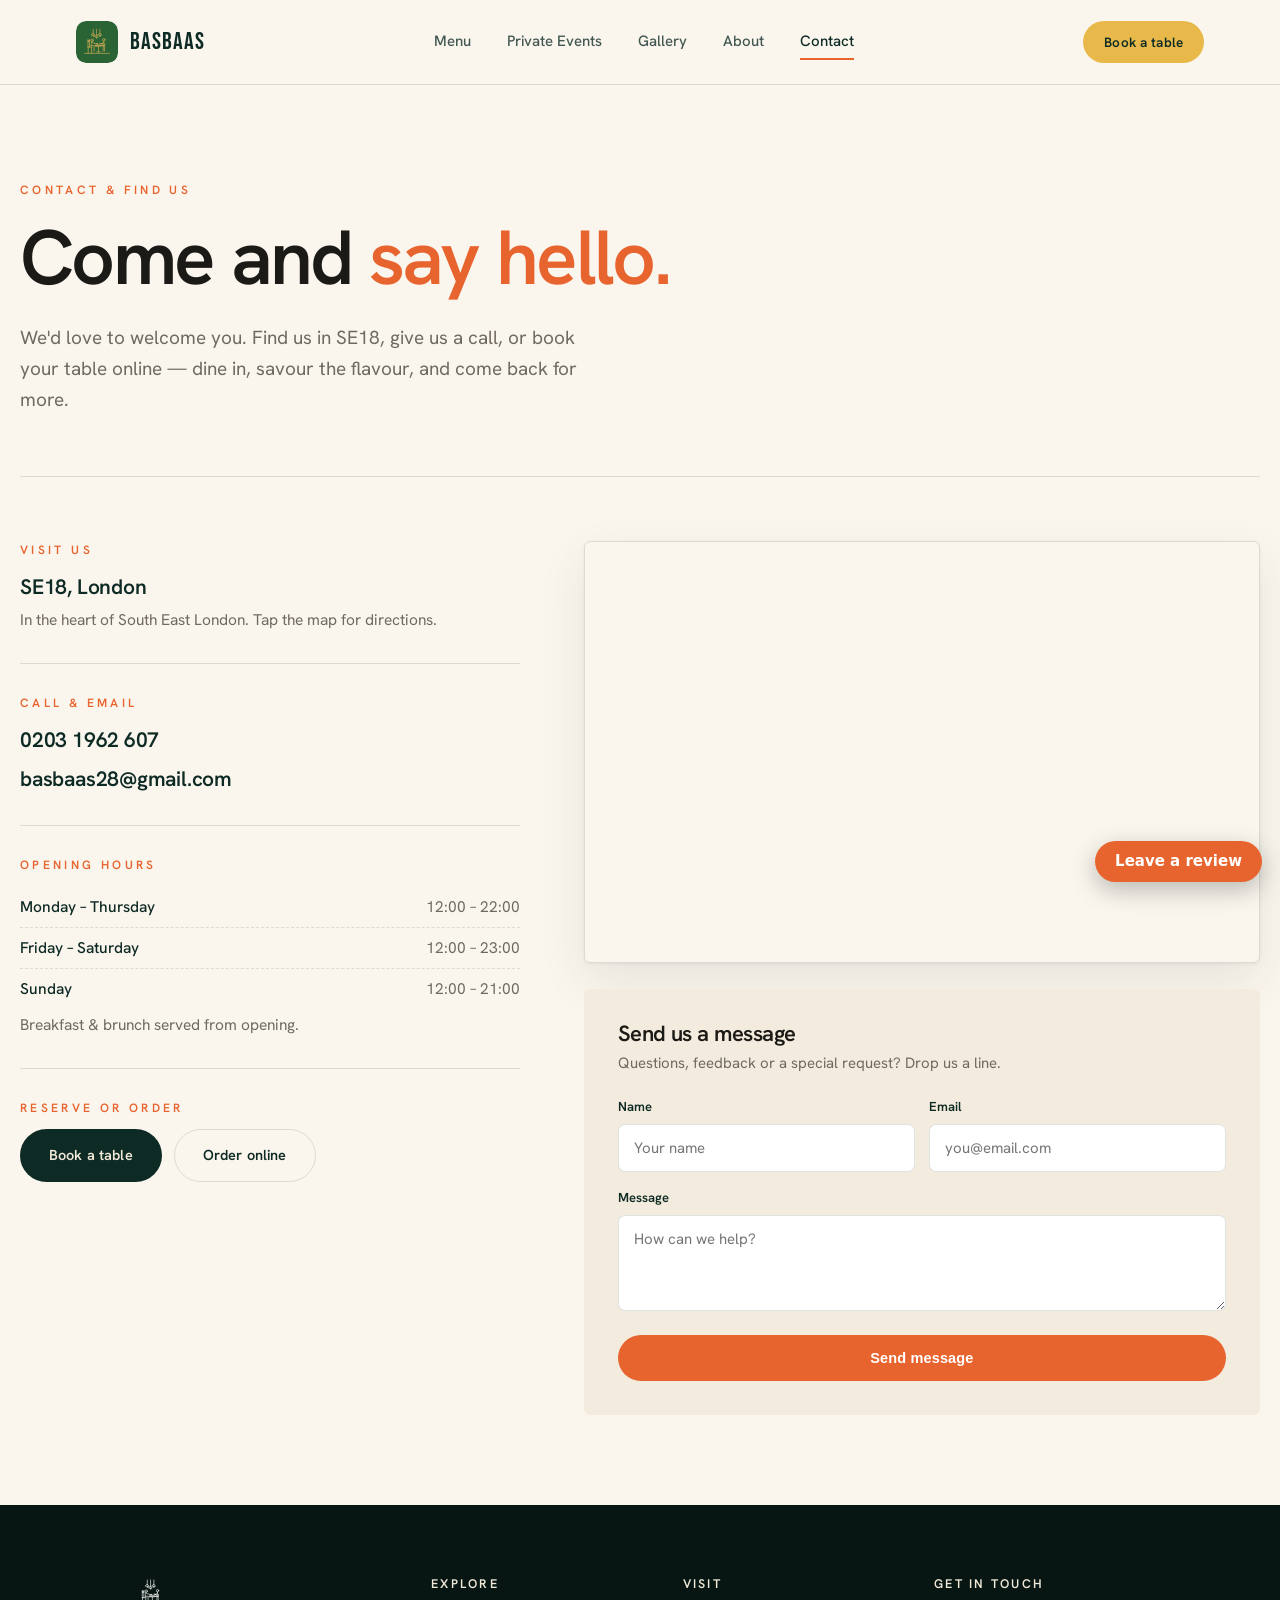
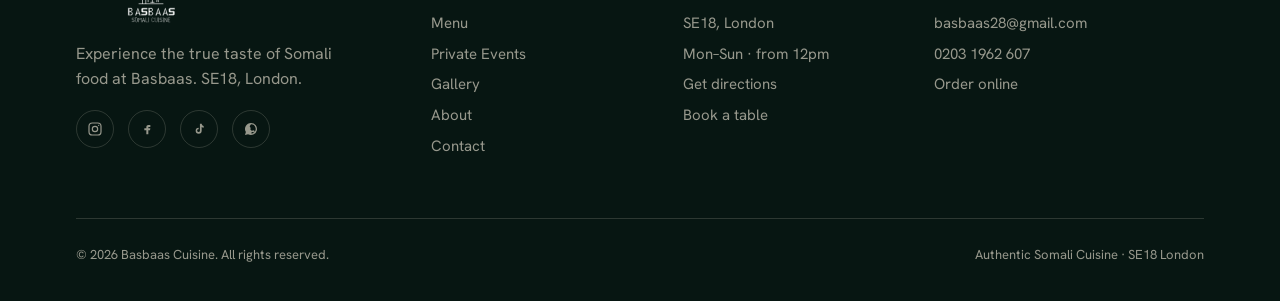
<file: contact.html>
<!DOCTYPE html>
<html lang="en">
<head>
<meta charset="UTF-8">
<meta name="viewport" content="width=device-width, initial-scale=1.0">
<title>Contact &amp; Find Us — BasBaas Cuisine</title>
<meta name="description" content="Find Basbaas in SE18, London. Call 0203 1962 607, email basbaas28@gmail.com, or book a table online.">
<link rel="icon" type="image/svg+xml" href="assets/brand/favicon.svg">
<link rel="icon" type="image/png" sizes="32x32" href="assets/brand/favicon-32.png">
<link rel="apple-touch-icon" href="assets/brand/favicon-512.png">
<link rel="preconnect" href="https://fonts.googleapis.com">
<link rel="preconnect" href="https://fonts.gstatic.com" crossorigin>
<link href="https://fonts.googleapis.com/css2?family=Bebas+Neue&family=Hanken+Grotesk:ital,wght@0,300;0,400;0,500;0,600;0,700;0,800;1,400&display=swap" rel="stylesheet">
<link rel="stylesheet" href="assets/basbaas.css">
<style>
  .ct{padding:64px 0 90px}
  .ct-grid{display:grid;grid-template-columns:.85fr 1.15fr;gap:64px;align-items:start}
  .info-block{margin-bottom:30px;padding-bottom:30px;border-bottom:1px solid var(--line)}
  .info-block:last-child{border-bottom:0}
  .info-block .label{margin-bottom:12px;display:block}
  .info-block .big{font-size:21px;font-weight:600;color:var(--green);letter-spacing:-.01em}
  .info-block .big a:hover{color:var(--orange)}
  .info-block p{color:var(--muted);font-size:15.5px;line-height:1.6;margin-top:4px}
  .hours-list{list-style:none}
  .hours-list li{display:flex;justify-content:space-between;padding:8px 0;font-size:15.5px;border-bottom:1px dashed var(--line)}
  .hours-list li:last-child{border-bottom:0}
  .hours-list .day{color:var(--green);font-weight:500}
  .hours-list .time{color:var(--muted)}
  .ct-actions{display:flex;gap:12px;margin-top:8px;flex-wrap:wrap}

  .map-card{border-radius:var(--radius);overflow:hidden;border:1px solid var(--line);box-shadow:var(--shadow)}
  .map-card iframe{width:100%;height:420px;border:0;display:block;filter:grayscale(.2)}
  .ct-form{margin-top:26px;background:var(--paper-2);border-radius:var(--radius);padding:34px}
  .ct-form h3{font-size:22px;margin-bottom:6px}
  .ct-form .sub{color:var(--muted);font-size:15px;margin-bottom:22px}
  .ct-form .field-row{display:grid;grid-template-columns:1fr 1fr;gap:14px}
  .ct-form textarea{width:100%;padding:13px 15px;border:1.5px solid var(--line);border-radius:7px;
    font-family:inherit;font-size:15px;background:#fff;resize:vertical;min-height:96px;color:var(--ink)}
  .ct-form textarea:focus,.ct-form input:focus{outline:none;border-color:var(--orange)}
  .ct-confirm{text-align:center;padding:14px 0}
  .ct-confirm .tick{width:60px;height:60px;border-radius:50%;background:var(--green);color:var(--gold-bright);display:flex;align-items:center;justify-content:center;margin:0 auto 16px;font-size:28px}

  @media(max-width:900px){.ct-grid{grid-template-columns:1fr;gap:40px}.ct-form .field-row{grid-template-columns:1fr}}
</style>
<!-- seo:auto start -->
<link rel="canonical" href="https://basbaas-cuisine-site.vercel.app/contact">
<meta property="og:type" content="website">
<meta property="og:site_name" content="BasBaas Cuisine">
<meta property="og:title" content="Contact &amp; Find Us — BasBaas Cuisine">
<meta property="og:description" content="BasBaas Cuisine — authentic Somali food in SE18 London. Bold flavours from the Horn of Africa built around our signature Basbaas sauce.">
<meta property="og:url" content="https://basbaas-cuisine-site.vercel.app/contact">
<meta property="og:locale" content="en_GB">
<meta name="twitter:title" content="Contact &amp; Find Us — BasBaas Cuisine">
<meta name="twitter:description" content="BasBaas Cuisine — authentic Somali food in SE18 London. Bold flavours from the Horn of Africa built around our signature Basbaas sauce.">
<!-- seo:auto end -->
<meta property="og:image" content="https://basbaas-cuisine-site.vercel.app/og-thumb.jpg" />
<meta property="og:image:width" content="1200" />
<meta property="og:image:height" content="630" />
<meta name="twitter:card" content="summary_large_image" />
<meta name="twitter:image" content="https://basbaas-cuisine-site.vercel.app/og-thumb.jpg" />
</head>
<body>

<header class="site-header">
  <div class="wrap nav">
    <a href="index.html" class="brand"><img class="brand-mark" src="assets/brand/favicon.svg" alt="BasBaas logo">BASBAAS</a>
    <nav class="navlinks">
      <a href="menu.html">Menu</a>
      <a href="private-events.html">Private Events</a>
      <a href="gallery.html">Gallery</a>
      <a href="about.html">About</a>
      <a href="contact.html" class="active">Contact</a>
    </nav>
    <div class="nav-cta">
      <a class="btn btn-gold btn-sm" data-book>Book a table</a>
      <button class="hamburger" aria-label="Menu"><span></span><span></span><span></span></button>
    </div>
  </div>
</header>
<nav class="mobile-nav">
  <button class="close" aria-label="Close">&times;</button>
  <a href="menu.html">Menu</a><a href="private-events.html">Private Events</a><a href="gallery.html">Gallery</a><a href="about.html">About</a><a href="contact.html">Contact</a>
  <a href="#" data-book style="color:var(--gold-bright)">Book a table</a>
</nav>

<section class="page-hero wrap">
  <span class="label">Contact &amp; find us</span>
  <h1 style="margin-top:16px">Come and <em>say hello.</em></h1>
  <p class="lead">We'd love to welcome you. Find us in SE18, give us a call, or book your table online — dine in, savour the flavour, and come back for more.</p>
</section>

<section class="ct wrap">
  <div class="ct-grid">
    <!-- INFO -->
    <div class="reveal">
      <div class="info-block">
        <span class="label">Visit us</span>
        <div class="big">SE18, London</div>
        <p>In the heart of South East London. Tap the map for directions.</p>
      </div>
      <div class="info-block">
        <span class="label">Call &amp; email</span>
        <div class="big"><a href="tel:02031962607">0203 1962 607</a></div>
        <div class="big" style="margin-top:6px"><a href="mailto:basbaas28@gmail.com">basbaas28@gmail.com</a></div>
      </div>
      <div class="info-block">
        <span class="label">Opening hours</span>
        <ul class="hours-list">
          <li><span class="day">Monday – Thursday</span><span class="time">12:00 – 22:00</span></li>
          <li><span class="day">Friday – Saturday</span><span class="time">12:00 – 23:00</span></li>
          <li><span class="day">Sunday</span><span class="time">12:00 – 21:00</span></li>
        </ul>
        <p>Breakfast &amp; brunch served from opening.</p>
      </div>
      <div class="info-block">
        <span class="label">Reserve or order</span>
        <div class="ct-actions">
          <a class="btn btn-fill" data-book>Book a table</a>
          <a class="btn btn-ghost" data-order>Order online</a>
        </div>
      </div>
    </div>

    <!-- MAP + FORM -->
    <div class="reveal d1">
      <div class="map-card">
        <iframe src="https://maps.google.com/maps?q=Basbaas%20Authentic%20Somali%20Cuisine&t=m&z=15&output=embed&iwloc=near" loading="lazy" title="Basbaas location map"></iframe>
      </div>
      <div class="ct-form">
        <h3>Send us a message</h3>
        <p class="sub">Questions, feedback or a special request? Drop us a line.</p>
        <form id="ctForm" onsubmit="return false">
          <div class="field-row">
            <div class="field"><label>Name</label><input type="text" required placeholder="Your name"></div>
            <div class="field"><label>Email</label><input type="email" required placeholder="you@email.com"></div>
          </div>
          <div class="field"><label>Message</label><textarea placeholder="How can we help?"></textarea></div>
          <button class="btn btn-orange" id="ctSubmit" style="width:100%;justify-content:center">Send message</button>
        </form>
      </div>
    </div>
  </div>
</section>

<footer class="site-footer">
  <div class="wrap">
    <div class="foot-grid">
      <div class="foot-brand">
        <img class="foot-logo" src="assets/brand/basbaas-stacked-transparent.svg" alt="BasBaas — Authentic Somali Cuisine" loading="lazy" decoding="async">
        <p>Experience the true taste of Somali food at Basbaas. SE18, London.</p>
        <div class="foot-social">
          <a aria-label="Instagram" aria-disabled="true" tabindex="-1"><svg viewBox="0 0 24 24" fill="none" stroke="currentColor" stroke-width="1.8"><rect x="3" y="3" width="18" height="18" rx="5"/><circle cx="12" cy="12" r="4"/><circle cx="17.5" cy="6.5" r="1" fill="currentColor" stroke="none"/></svg></a>
          <a aria-label="Facebook" aria-disabled="true" tabindex="-1"><svg viewBox="0 0 24 24" fill="currentColor"><path d="M14 9h3V6h-3c-1.7 0-3 1.3-3 3v2H8v3h3v6h3v-6h2.5l.5-3H14V9.5c0-.3.2-.5.5-.5z"/></svg></a>
          <a aria-label="TikTok" aria-disabled="true" tabindex="-1"><svg viewBox="0 0 24 24" fill="currentColor"><path d="M16 4c.3 1.8 1.4 3.2 3 3.6V10c-1.2 0-2.3-.4-3-1v5.5A4.5 4.5 0 1 1 11.5 10v2.4a2.1 2.1 0 1 0 1.9 2.1V4H16z"/></svg></a>
          <a aria-label="WhatsApp" aria-disabled="true" tabindex="-1"><svg viewBox="0 0 24 24" fill="currentColor"><path d="M12 3a9 9 0 0 0-7.7 13.6L3 21l4.5-1.2A9 9 0 1 0 12 3zm0 2a7 7 0 0 1 3.6 13l-.4.2-2.7.7.7-2.6.2-.4A7 7 0 0 1 12 5zm-2.3 3.3c-.2 0-.5.1-.7.4-.2.3-.8.8-.8 1.9s.8 2.2.9 2.3c.1.2 1.6 2.5 3.9 3.4 1.9.7 2.3.6 2.7.5.4 0 1.3-.5 1.5-1 .2-.5.2-.9.1-1l-.7-.3s-1.1-.5-1.3-.6c-.2-.1-.3-.1-.5.1l-.6.8c-.1.1-.2.1-.4 0-.2-.1-.9-.3-1.7-1-.6-.6-1-1.2-1.2-1.4-.1-.2 0-.3.1-.4l.3-.4.2-.4v-.4l-.6-1.5c-.2-.4-.3-.3-.5-.3z"/></svg></a>
        </div>
      </div>
      <div><h4>Explore</h4><ul><li><a href="menu.html">Menu</a></li><li><a href="private-events.html">Private Events</a></li><li><a href="gallery.html">Gallery</a></li><li><a href="about.html">About</a></li><li><a href="contact.html">Contact</a></li></ul></div>
      <div><h4>Visit</h4><ul><li>SE18, London</li><li>Mon–Sun · from 12pm</li><li><a href="contact.html">Get directions</a></li><li><a href="#" data-book>Book a table</a></li></ul></div>
      <div><h4>Get in touch</h4><ul><li><a href="mailto:basbaas28@gmail.com">basbaas28@gmail.com</a></li><li><a href="tel:02031962607">0203 1962 607</a></li><li><a href="#" data-order>Order online</a></li></ul></div>
    </div>
    <div class="foot-bot"><span>© <span data-year>2026</span> Basbaas Cuisine. All rights reserved.</span><span>Authentic Somali Cuisine · SE18 London</span></div>
  </div>
</footer>

<script src="assets/basbaas.js"></script>
<script>
(function(){
  var form=document.getElementById('ctForm');
  document.getElementById('ctSubmit').addEventListener('click',function(){
    var inputs=form.querySelectorAll('input[required]');
    for(var i=0;i<inputs.length;i++){ if(!inputs[i].value){ inputs[i].focus(); inputs[i].style.borderColor='var(--orange)'; return; } }
    // Deliver the message for real: open the visitor's mail client pre-filled
    // to the restaurant inbox. Without this the message went nowhere.
    var name=(form.querySelector('input[type="text"]')||{}).value||'';
    var email=(form.querySelector('input[type="email"]')||{}).value||'';
    var msg=(form.querySelector('textarea')||{}).value||'';
    window.location.href='mailto:basbaas28@gmail.com?subject='+encodeURIComponent('Website enquiry from '+name)+'&body='+encodeURIComponent('Name: '+name+'\nEmail: '+email+'\n\n'+msg);
    form.innerHTML='<div class="ct-confirm"><div class="tick">&#10003;</div><h3 style="font-size:23px;margin-bottom:8px">Opening your email…</h3><p class="sub" style="margin:0">Your message to basbaas28@gmail.com is ready in your mail app — just hit send. Or call us on 0203 1962 607.</p></div>';
  });
})();
</script>
<!-- masul:start -->
<script>
window.MASUL_SITE_ID="basbaas-cuisine";
window.MASUL_ACCENT="#e8642f";
window.MASUL_MENU=[{"cat":"Light Bites","name":"Basbaas Liver","price":7},{"cat":"Light Bites","name":"Basbaas Egg Omelet","price":6},{"cat":"Light Bites","name":"Masoub","price":7},{"cat":"Mains","name":"Marinated Quarter Chicken","price":9},{"cat":"Mains","name":"Chicken Suqaar","price":9},{"cat":"Mains","name":"Salmon Special","price":11},{"cat":"Mains","name":"Kingfish Special","price":11},{"cat":"Desserts","name":"Date Cake","price":4},{"cat":"Desserts","name":"Milk Cake","price":4}];
</script>
<script src="masul-widget.js" defer></script>
<!-- masul:end -->
</body>
</html>
</file>
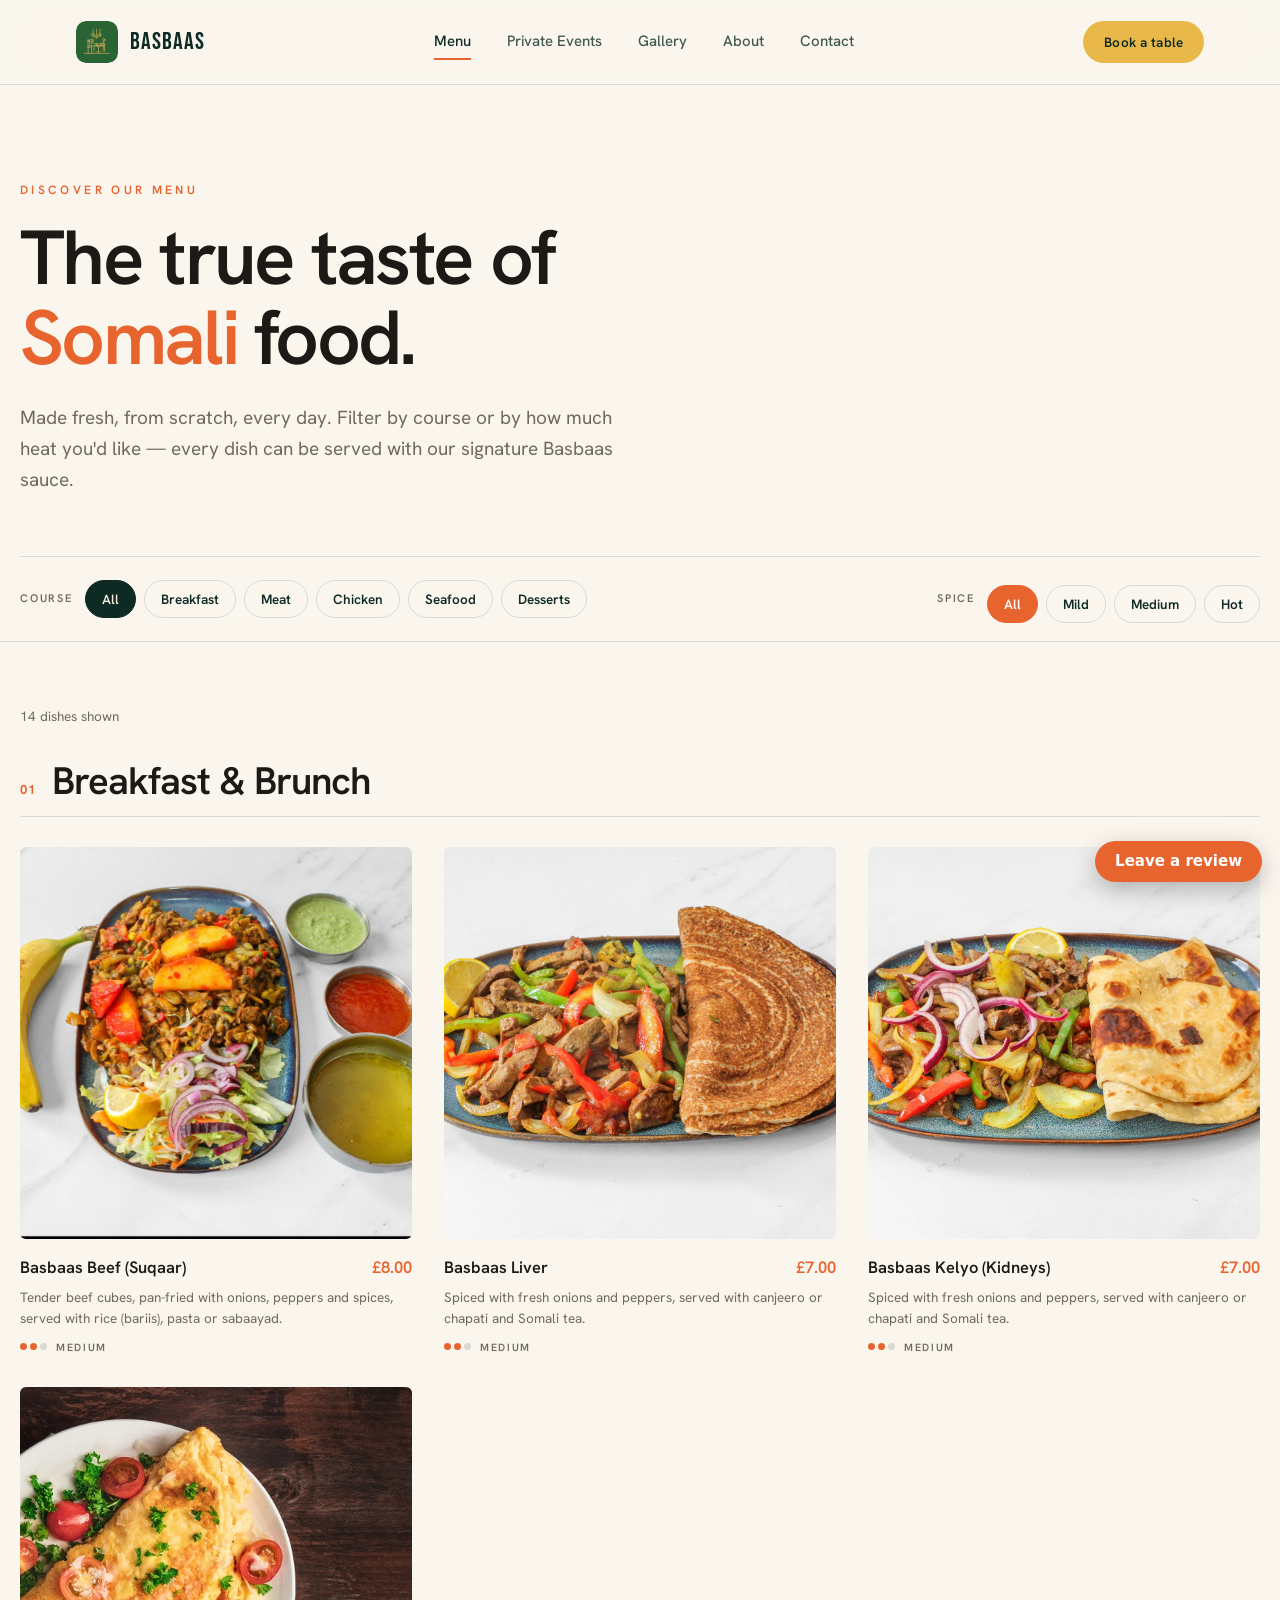
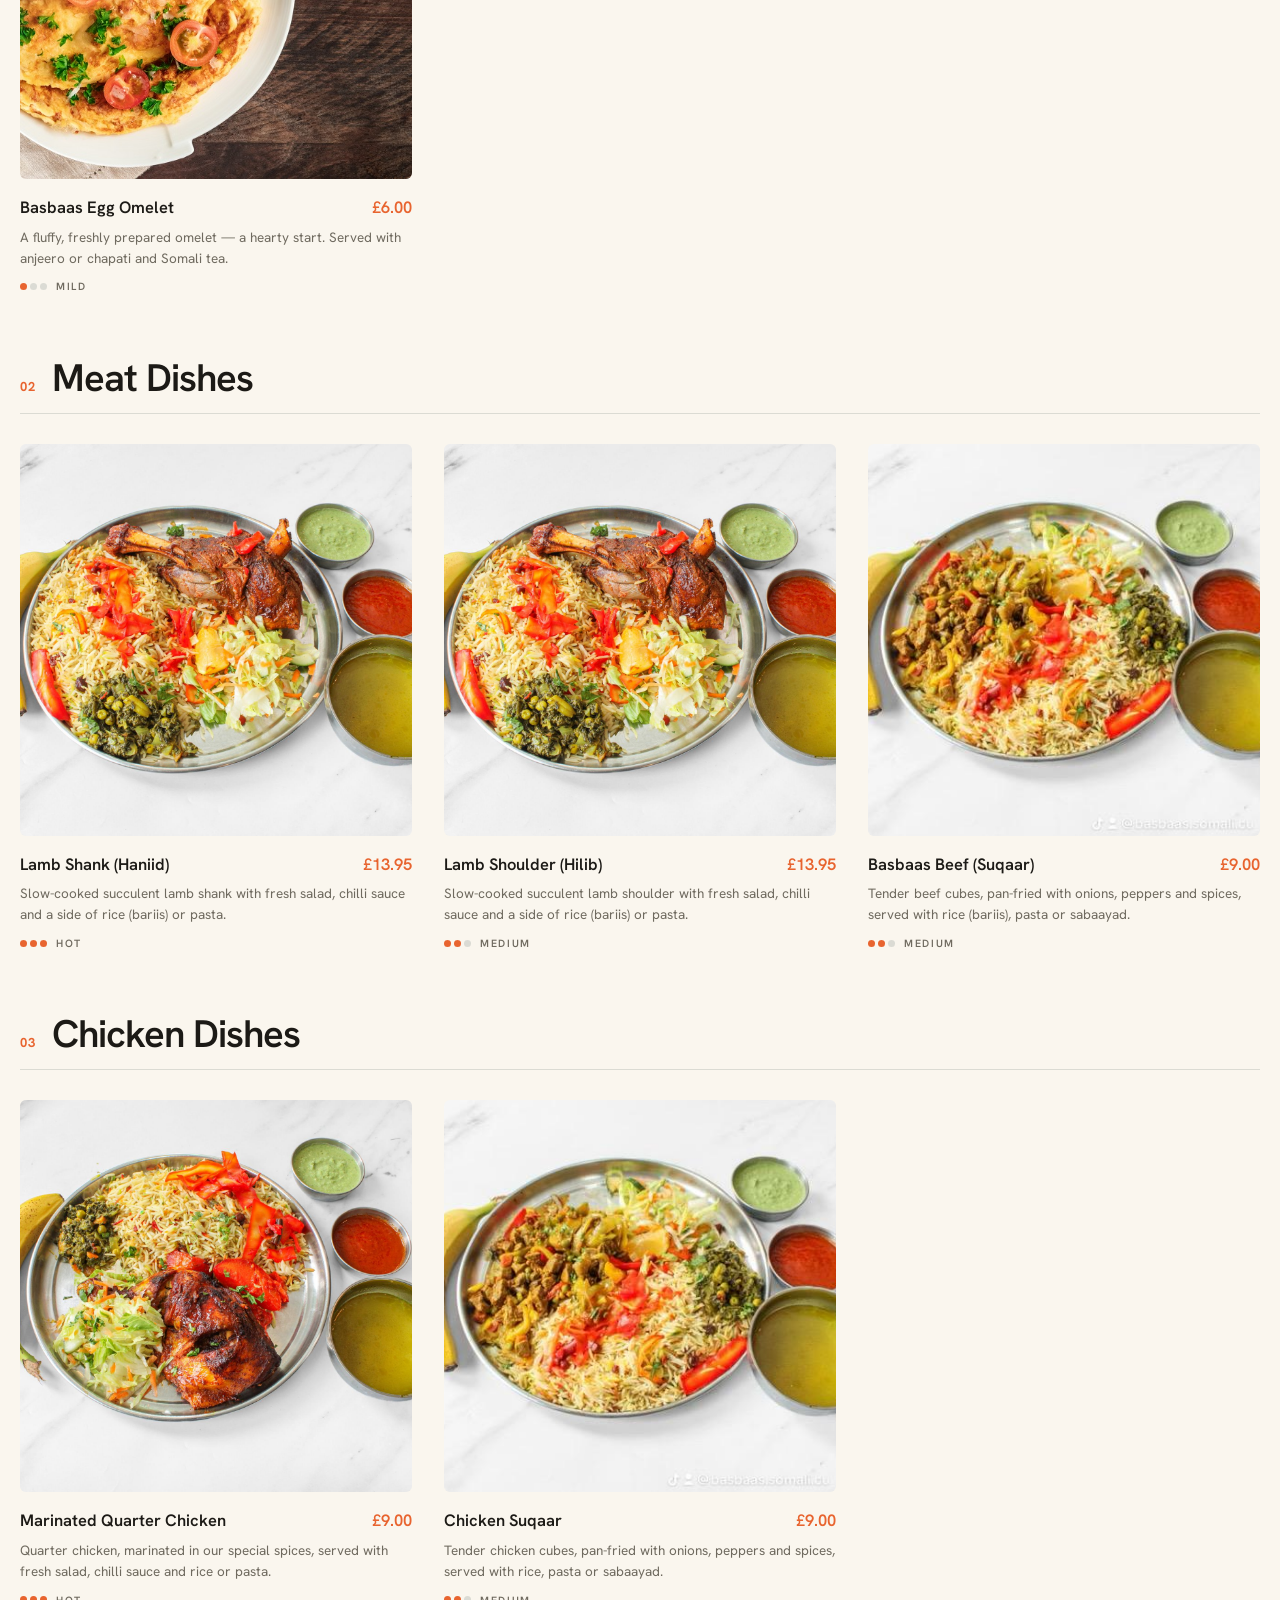
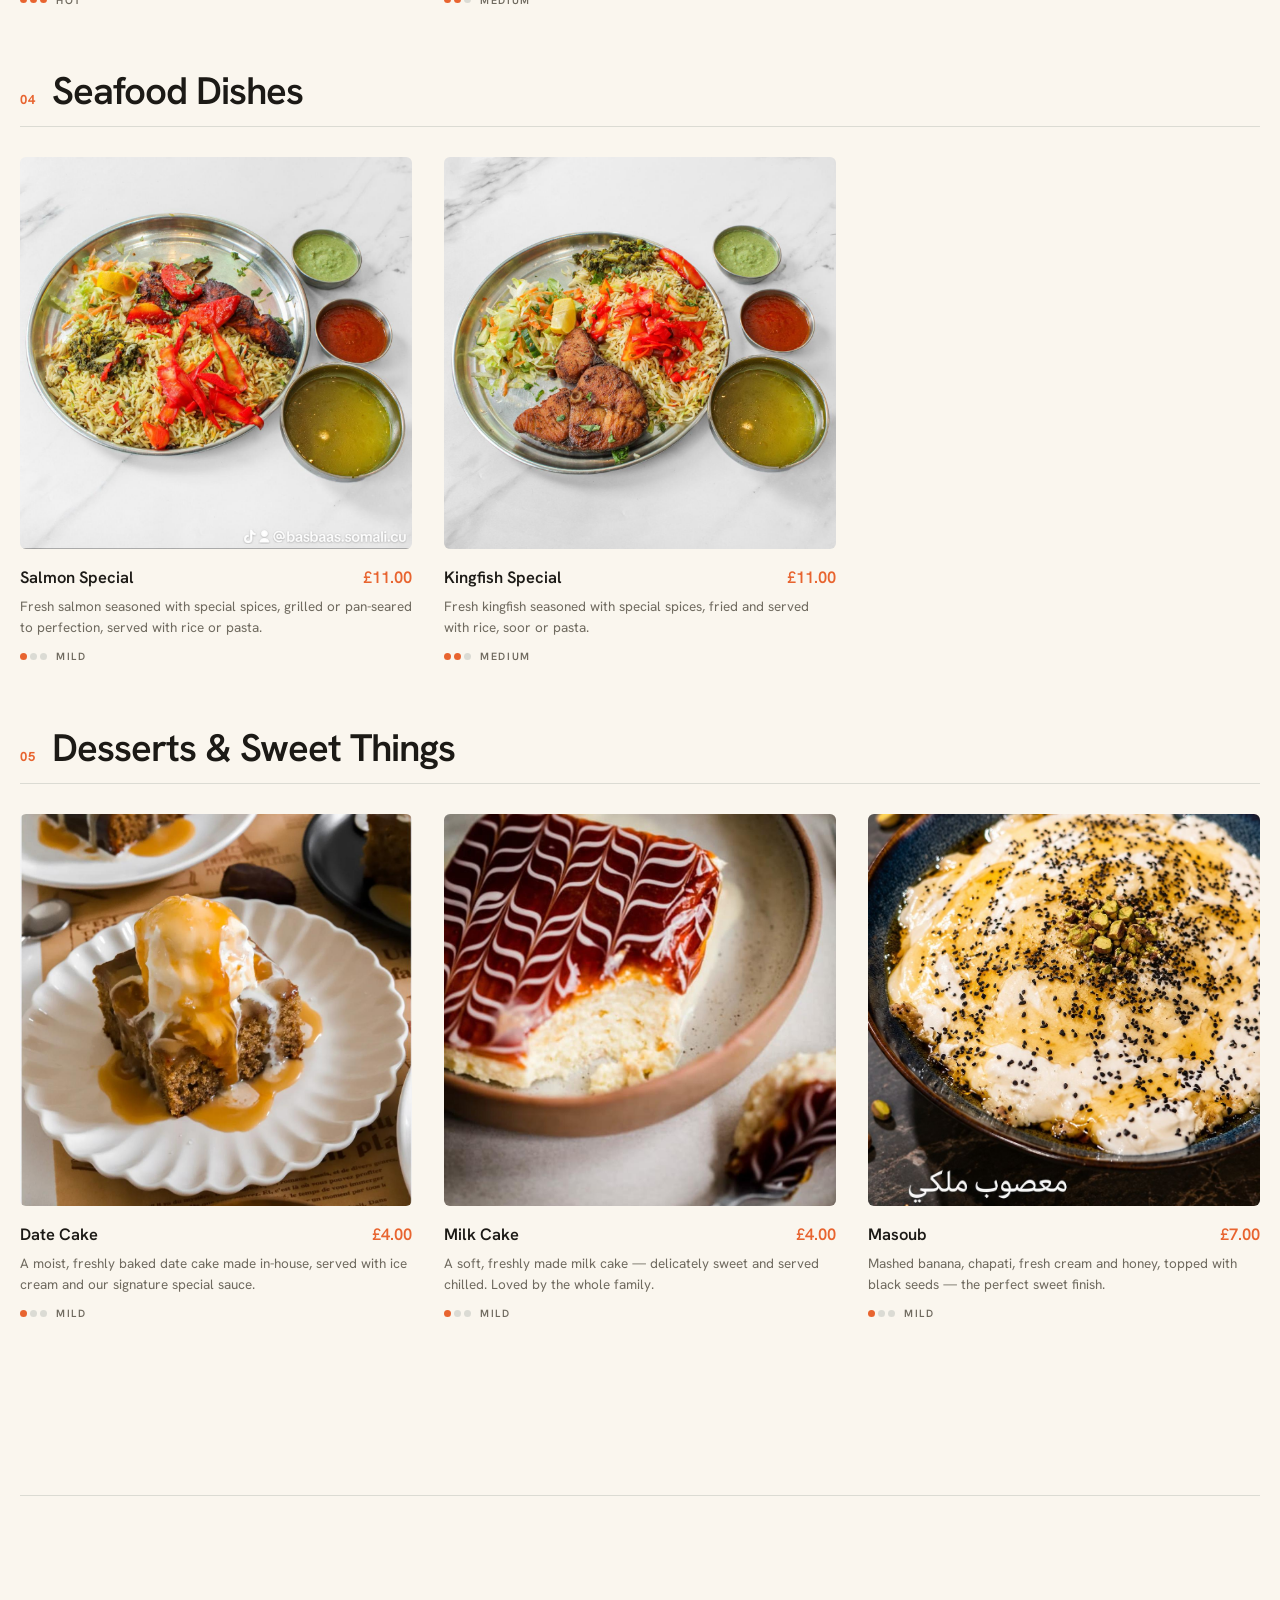
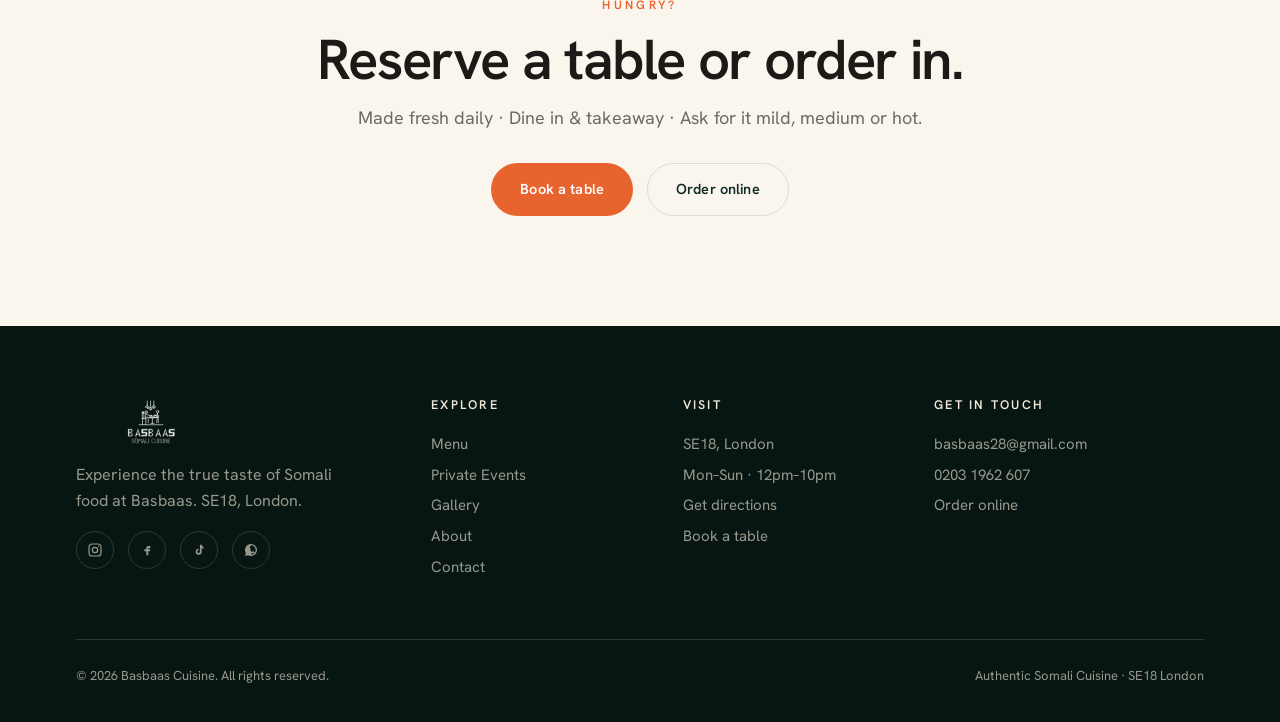
<file: menu.html>
<!DOCTYPE html>
<html lang="en">
<head>
<meta charset="UTF-8">
<meta name="viewport" content="width=device-width, initial-scale=1.0">
<title>Menu — BasBaas Cuisine</title>
<meta name="description" content="The Basbaas menu — breakfast, meat, chicken, seafood and desserts. Authentic Somali cooking, filterable by category and spice level.">
<link rel="icon" type="image/svg+xml" href="assets/brand/favicon.svg">
<link rel="icon" type="image/png" sizes="32x32" href="assets/brand/favicon-32.png">
<link rel="apple-touch-icon" href="assets/brand/favicon-512.png">
<link rel="preconnect" href="https://fonts.googleapis.com">
<link rel="preconnect" href="https://fonts.gstatic.com" crossorigin>
<link href="https://fonts.googleapis.com/css2?family=Bebas+Neue&family=Hanken+Grotesk:ital,wght@0,300;0,400;0,500;0,600;0,700;0,800;1,400&display=swap" rel="stylesheet">
<link rel="stylesheet" href="assets/basbaas.css">
<style>
  .filterbar{position:sticky;top:84px;z-index:40;background:rgba(250,246,238,.92);
    backdrop-filter:blur(14px);-webkit-backdrop-filter:blur(14px);border-bottom:1px solid var(--line)}
  .filterbar .inner{display:flex;justify-content:space-between;align-items:center;gap:24px;padding:18px 0;flex-wrap:wrap}
  .chips{display:flex;gap:8px;flex-wrap:wrap;align-items:center}
  .chips .ttl{font-size:11px;letter-spacing:.16em;text-transform:uppercase;color:var(--muted);font-weight:600;margin-right:4px}
  .chip{padding:9px 16px;border-radius:100px;border:1.5px solid var(--line);background:transparent;
    font-family:inherit;font-size:13.5px;font-weight:600;color:var(--green);cursor:pointer;transition:.2s;white-space:nowrap}
  .chip:hover{border-color:var(--green)}
  .chip.on{background:var(--green);color:var(--cream);border-color:var(--green)}
  .chip.spice.on{background:var(--orange);border-color:var(--orange);color:#fff}
  .result-count{font-size:13.5px;color:var(--muted)}

  .menu-wrap{padding:64px 0 110px}
  .cat{margin-bottom:64px}
  .cat-head{display:flex;align-items:baseline;gap:16px;margin-bottom:30px;padding-bottom:14px;border-bottom:1px solid var(--line)}
  .cat-head h2{font-size:clamp(28px,3vw,40px)}
  .cat-head .cnum{font-size:13px;font-weight:700;color:var(--orange);letter-spacing:.06em}
  .cat-grid{display:grid;grid-template-columns:repeat(3,1fr);gap:32px}
  .empty-msg{display:none;text-align:center;padding:80px 0;color:var(--muted);font-size:18px}
  @media(max-width:900px){.cat-grid{grid-template-columns:1fr 1fr}.filterbar{top:0}}
  @media(max-width:600px){.cat-grid{grid-template-columns:1fr}}
</style>
<!-- seo:auto start -->
<link rel="canonical" href="https://basbaas-cuisine-site.vercel.app/menu">
<meta property="og:type" content="website">
<meta property="og:site_name" content="BasBaas Cuisine">
<meta property="og:title" content="Menu — BasBaas Cuisine">
<meta property="og:description" content="BasBaas Cuisine — authentic Somali food in SE18 London. Bold flavours from the Horn of Africa built around our signature Basbaas sauce.">
<meta property="og:url" content="https://basbaas-cuisine-site.vercel.app/menu">
<meta property="og:locale" content="en_GB">
<meta name="twitter:title" content="Menu — BasBaas Cuisine">
<meta name="twitter:description" content="BasBaas Cuisine — authentic Somali food in SE18 London. Bold flavours from the Horn of Africa built around our signature Basbaas sauce.">
<!-- seo:auto end -->
<meta property="og:image" content="https://basbaas-cuisine-site.vercel.app/og-thumb.jpg" />
<meta property="og:image:width" content="1200" />
<meta property="og:image:height" content="630" />
<meta name="twitter:card" content="summary_large_image" />
<meta name="twitter:image" content="https://basbaas-cuisine-site.vercel.app/og-thumb.jpg" />
</head>
<body>

<!-- ===== HEADER ===== -->
<header class="site-header">
  <div class="wrap nav">
    <a href="index.html" class="brand"><img class="brand-mark" src="assets/brand/favicon.svg" alt="BasBaas logo">BASBAAS</a>
    <nav class="navlinks">
      <a href="menu.html" class="active">Menu</a>
      <a href="private-events.html">Private Events</a>
      <a href="gallery.html">Gallery</a>
      <a href="about.html">About</a>
      <a href="contact.html">Contact</a>
    </nav>
    <div class="nav-cta">
      <a class="btn btn-gold btn-sm" data-book>Book a table</a>
      <button class="hamburger" aria-label="Menu"><span></span><span></span><span></span></button>
    </div>
  </div>
</header>
<nav class="mobile-nav">
  <button class="close" aria-label="Close">&times;</button>
  <a href="menu.html">Menu</a><a href="private-events.html">Private Events</a><a href="gallery.html">Gallery</a><a href="about.html">About</a><a href="contact.html">Contact</a>
  <a href="#" data-book style="color:var(--gold-bright)">Book a table</a>
</nav>

<!-- ===== PAGE HERO ===== -->
<section class="page-hero wrap">
  <span class="label">Discover our menu</span>
  <h1 style="margin-top:16px">The true taste of <em>Somali</em> food.</h1>
  <p class="lead">Made fresh, from scratch, every day. Filter by course or by how much heat you'd like — every dish can be served with our signature Basbaas sauce.</p>
</section>

<!-- ===== FILTER BAR ===== -->
<div class="filterbar">
  <div class="wrap inner">
    <div class="chips" id="catChips">
      <span class="ttl">Course</span>
      <button class="chip on" data-cat="all">All</button>
      <button class="chip" data-cat="breakfast">Breakfast</button>
      <button class="chip" data-cat="meat">Meat</button>
      <button class="chip" data-cat="chicken">Chicken</button>
      <button class="chip" data-cat="seafood">Seafood</button>
      <button class="chip" data-cat="dessert">Desserts</button>
    </div>
    <div class="chips" id="spiceChips">
      <span class="ttl">Spice</span>
      <button class="chip spice on" data-spice="all">All</button>
      <button class="chip spice" data-spice="1">Mild</button>
      <button class="chip spice" data-spice="2">Medium</button>
      <button class="chip spice" data-spice="3">Hot</button>
    </div>
  </div>
</div>

<!-- ===== MENU ===== -->
<div class="menu-wrap wrap">
  <div class="result-count" id="resultCount" style="margin-bottom:36px"></div>

  <!-- BREAKFAST -->
  <section class="cat" data-cat="breakfast">
    <div class="cat-head"><span class="cnum">01</span><h2>Breakfast &amp; Brunch</h2></div>
    <div class="cat-grid">
      <div class="dish" data-spice="2"><div class="dish-img"><img src="assets/img/PHOTO-2026-01-10-17-43-36-5.jpg" alt="" loading="lazy" decoding="async"></div><div class="nm"><span>Basbaas Beef (Suqaar)</span><span class="pr">£8.00</span></div><p class="ds">Tender beef cubes, pan-fried with onions, peppers and spices, served with rice (bariis), pasta or sabaayad.</p><span class="spice"><i class="on"></i><i class="on"></i><i></i><span class="lbl">Medium</span></span></div>
      <div class="dish" data-spice="2"><div class="dish-img"><img src="assets/img/PHOTO-2026-01-10-17-43-37-7.jpg" alt="" loading="lazy" decoding="async"></div><div class="nm"><span>Basbaas Liver</span><span class="pr">£7.00</span></div><p class="ds">Spiced with fresh onions and peppers, served with canjeero or chapati and Somali tea.</p><span class="spice"><i class="on"></i><i class="on"></i><i></i><span class="lbl">Medium</span></span></div>
      <div class="dish" data-spice="2"><div class="dish-img"><img src="assets/img/PHOTO-2026-01-10-17-43-37-9.jpg" alt="" loading="lazy" decoding="async"></div><div class="nm"><span>Basbaas Kelyo (Kidneys)</span><span class="pr">£7.00</span></div><p class="ds">Spiced with fresh onions and peppers, served with canjeero or chapati and Somali tea.</p><span class="spice"><i class="on"></i><i class="on"></i><i></i><span class="lbl">Medium</span></span></div>
      <div class="dish" data-spice="1"><div class="dish-img"><img src="assets/img/omelet.jpg" alt="" loading="lazy" decoding="async"></div><div class="nm"><span>Basbaas Egg Omelet</span><span class="pr">£6.00</span></div><p class="ds">A fluffy, freshly prepared omelet — a hearty start. Served with anjeero or chapati and Somali tea.</p><span class="spice"><i class="on"></i><i></i><i></i><span class="lbl">Mild</span></span></div>
    </div>
  </section>

  <!-- MEAT -->
  <section class="cat" data-cat="meat">
    <div class="cat-head"><span class="cnum">02</span><h2>Meat Dishes</h2></div>
    <div class="cat-grid">
      <div class="dish" data-spice="3"><div class="dish-img"><img src="assets/img/PHOTO-2026-01-10-17-43-37-5.jpg" alt="" loading="lazy" decoding="async"></div><div class="nm"><span>Lamb Shank (Haniid)</span><span class="pr">£13.95</span></div><p class="ds">Slow-cooked succulent lamb shank with fresh salad, chilli sauce and a side of rice (bariis) or pasta.</p><span class="spice"><i class="on"></i><i class="on"></i><i class="on"></i><span class="lbl">Hot</span></span></div>
      <div class="dish" data-spice="2"><div class="dish-img"><img src="assets/img/PHOTO-2026-01-10-17-43-37-5.jpg" alt="" loading="lazy" decoding="async"></div><div class="nm"><span>Lamb Shoulder (Hilib)</span><span class="pr">£13.95</span></div><p class="ds">Slow-cooked succulent lamb shoulder with fresh salad, chilli sauce and a side of rice (bariis) or pasta.</p><span class="spice"><i class="on"></i><i class="on"></i><i></i><span class="lbl">Medium</span></span></div>
      <div class="dish" data-spice="2"><div class="dish-img"><img src="assets/img/PHOTO-2026-01-10-17-43-36-9.jpg" alt="" loading="lazy" decoding="async"></div><div class="nm"><span>Basbaas Beef (Suqaar)</span><span class="pr">£9.00</span></div><p class="ds">Tender beef cubes, pan-fried with onions, peppers and spices, served with rice (bariis), pasta or sabaayad.</p><span class="spice"><i class="on"></i><i class="on"></i><i></i><span class="lbl">Medium</span></span></div>
    </div>
  </section>

  <!-- CHICKEN -->
  <section class="cat" data-cat="chicken">
    <div class="cat-head"><span class="cnum">03</span><h2>Chicken Dishes</h2></div>
    <div class="cat-grid">
      <div class="dish" data-spice="3"><div class="dish-img"><img src="assets/img/PHOTO-2026-01-10-17-43-38.jpg" alt="" loading="lazy" decoding="async"></div><div class="nm"><span>Marinated Quarter Chicken</span><span class="pr">£9.00</span></div><p class="ds">Quarter chicken, marinated in our special spices, served with fresh salad, chilli sauce and rice or pasta.</p><span class="spice"><i class="on"></i><i class="on"></i><i class="on"></i><span class="lbl">Hot</span></span></div>
      <div class="dish" data-spice="2"><div class="dish-img"><img src="assets/img/PHOTO-2026-01-10-17-43-36-9.jpg" alt="" loading="lazy" decoding="async"></div><div class="nm"><span>Chicken Suqaar</span><span class="pr">£9.00</span></div><p class="ds">Tender chicken cubes, pan-fried with onions, peppers and spices, served with rice, pasta or sabaayad.</p><span class="spice"><i class="on"></i><i class="on"></i><i></i><span class="lbl">Medium</span></span></div>
    </div>
  </section>

  <!-- SEAFOOD -->
  <section class="cat" data-cat="seafood">
    <div class="cat-head"><span class="cnum">04</span><h2>Seafood Dishes</h2></div>
    <div class="cat-grid">
      <div class="dish" data-spice="1"><div class="dish-img"><img src="assets/img/PHOTO-2026-01-10-17-43-36-11.jpg" alt="" loading="lazy" decoding="async"></div><div class="nm"><span>Salmon Special</span><span class="pr">£11.00</span></div><p class="ds">Fresh salmon seasoned with special spices, grilled or pan-seared to perfection, served with rice or pasta.</p><span class="spice"><i class="on"></i><i></i><i></i><span class="lbl">Mild</span></span></div>
      <div class="dish" data-spice="2"><div class="dish-img"><img src="assets/img/PHOTO-2026-01-10-17-43-37-8.jpg" alt="" loading="lazy" decoding="async"></div><div class="nm"><span>Kingfish Special</span><span class="pr">£11.00</span></div><p class="ds">Fresh kingfish seasoned with special spices, fried and served with rice, soor or pasta.</p><span class="spice"><i class="on"></i><i class="on"></i><i></i><span class="lbl">Medium</span></span></div>
    </div>
  </section>

  <!-- DESSERTS -->
  <section class="cat" data-cat="dessert">
    <div class="cat-head"><span class="cnum">05</span><h2>Desserts &amp; Sweet Things</h2></div>
    <div class="cat-grid">
      <div class="dish" data-spice="1"><div class="dish-img"><img src="assets/img/PHOTO-2026-01-10-17-43-36.jpg" alt="" loading="lazy" decoding="async"></div><div class="nm"><span>Date Cake</span><span class="pr">£4.00</span></div><p class="ds">A moist, freshly baked date cake made in-house, served with ice cream and our signature special sauce.</p><span class="spice"><i class="on"></i><i></i><i></i><span class="lbl">Mild</span></span></div>
      <div class="dish" data-spice="1"><div class="dish-img"><img src="assets/img/PHOTO-2026-01-10-17-43-36-2.jpg" alt="" loading="lazy" decoding="async"></div><div class="nm"><span>Milk Cake</span><span class="pr">£4.00</span></div><p class="ds">A soft, freshly made milk cake — delicately sweet and served chilled. Loved by the whole family.</p><span class="spice"><i class="on"></i><i></i><i></i><span class="lbl">Mild</span></span></div>
      <div class="dish" data-spice="1"><div class="dish-img"><img src="assets/img/PHOTO-2026-05-07-20-31-18.jpg" alt="" loading="lazy" decoding="async"></div><div class="nm"><span>Masoub</span><span class="pr">£7.00</span></div><p class="ds">Mashed banana, chapati, fresh cream and honey, topped with black seeds — the perfect sweet finish.</p><span class="spice"><i class="on"></i><i></i><i></i><span class="lbl">Mild</span></span></div>
    </div>
  </section>

  <div class="empty-msg" id="emptyMsg">No dishes match those filters — try widening your selection.</div>
</div>

<!-- ===== CLOSING CTA ===== -->
<section class="wrap" style="padding:96px 0 110px;text-align:center;border-top:1px solid var(--line)">
  <span class="label">Hungry?</span>
  <h2 style="font-size:clamp(34px,4.4vw,58px);margin-top:14px;letter-spacing:-.03em">Reserve a table or order in.</h2>
  <p style="color:var(--muted);font-size:18px;margin:14px 0 32px">Made fresh daily · Dine in &amp; takeaway · Ask for it mild, medium or hot.</p>
  <div style="display:flex;gap:14px;justify-content:center;flex-wrap:wrap">
    <a class="btn btn-orange" data-book>Book a table</a>
    <a class="btn btn-ghost" data-order>Order online</a>
  </div>
</section>

<!-- ===== FOOTER ===== -->
<footer class="site-footer">
  <div class="wrap">
    <div class="foot-grid">
      <div class="foot-brand">
        <img class="foot-logo" src="assets/brand/basbaas-stacked-transparent.svg" alt="BasBaas — Authentic Somali Cuisine" loading="lazy" decoding="async">
        <p>Experience the true taste of Somali food at Basbaas. SE18, London.</p>
        <div class="foot-social">
          <a aria-label="Instagram" aria-disabled="true" tabindex="-1"><svg viewBox="0 0 24 24" fill="none" stroke="currentColor" stroke-width="1.8"><rect x="3" y="3" width="18" height="18" rx="5"/><circle cx="12" cy="12" r="4"/><circle cx="17.5" cy="6.5" r="1" fill="currentColor" stroke="none"/></svg></a>
          <a aria-label="Facebook" aria-disabled="true" tabindex="-1"><svg viewBox="0 0 24 24" fill="currentColor"><path d="M14 9h3V6h-3c-1.7 0-3 1.3-3 3v2H8v3h3v6h3v-6h2.5l.5-3H14V9.5c0-.3.2-.5.5-.5z"/></svg></a>
          <a aria-label="TikTok" aria-disabled="true" tabindex="-1"><svg viewBox="0 0 24 24" fill="currentColor"><path d="M16 4c.3 1.8 1.4 3.2 3 3.6V10c-1.2 0-2.3-.4-3-1v5.5A4.5 4.5 0 1 1 11.5 10v2.4a2.1 2.1 0 1 0 1.9 2.1V4H16z"/></svg></a>
          <a aria-label="WhatsApp" aria-disabled="true" tabindex="-1"><svg viewBox="0 0 24 24" fill="currentColor"><path d="M12 3a9 9 0 0 0-7.7 13.6L3 21l4.5-1.2A9 9 0 1 0 12 3zm0 2a7 7 0 0 1 3.6 13l-.4.2-2.7.7.7-2.6.2-.4A7 7 0 0 1 12 5zm-2.3 3.3c-.2 0-.5.1-.7.4-.2.3-.8.8-.8 1.9s.8 2.2.9 2.3c.1.2 1.6 2.5 3.9 3.4 1.9.7 2.3.6 2.7.5.4 0 1.3-.5 1.5-1 .2-.5.2-.9.1-1l-.7-.3s-1.1-.5-1.3-.6c-.2-.1-.3-.1-.5.1l-.6.8c-.1.1-.2.1-.4 0-.2-.1-.9-.3-1.7-1-.6-.6-1-1.2-1.2-1.4-.1-.2 0-.3.1-.4l.3-.4.2-.4v-.4l-.6-1.5c-.2-.4-.3-.3-.5-.3z"/></svg></a>
        </div>
      </div>
      <div><h4>Explore</h4><ul><li><a href="menu.html">Menu</a></li><li><a href="private-events.html">Private Events</a></li><li><a href="gallery.html">Gallery</a></li><li><a href="about.html">About</a></li><li><a href="contact.html">Contact</a></li></ul></div>
      <div><h4>Visit</h4><ul><li>SE18, London</li><li>Mon–Sun · 12pm–10pm</li><li><a href="contact.html">Get directions</a></li><li><a href="#" data-book>Book a table</a></li></ul></div>
      <div><h4>Get in touch</h4><ul><li><a href="mailto:basbaas28@gmail.com">basbaas28@gmail.com</a></li><li><a href="tel:02031962607">0203 1962 607</a></li><li><a href="#" data-order>Order online</a></li></ul></div>
    </div>
    <div class="foot-bot"><span>© <span data-year>2026</span> Basbaas Cuisine. All rights reserved.</span><span>Authentic Somali Cuisine · SE18 London</span></div>
  </div>
</footer>

<script src="assets/basbaas.js"></script>
<script>
(function(){
  var activeCat='all', activeSpice='all';
  var cats=document.querySelectorAll('.cat');
  var countEl=document.getElementById('resultCount');
  var emptyMsg=document.getElementById('emptyMsg');

  function apply(){
    var total=0;
    cats.forEach(function(sec){
      var secCat=sec.getAttribute('data-cat');
      var showSec=(activeCat==='all'||activeCat===secCat);
      var visibleInSec=0;
      sec.querySelectorAll('.dish').forEach(function(d){
        var sp=d.getAttribute('data-spice');
        var ok=showSec && (activeSpice==='all'||activeSpice===sp);
        d.style.display=ok?'':'none';
        if(ok){visibleInSec++;total++;}
      });
      sec.style.display=(showSec && visibleInSec>0)?'':'none';
    });
    countEl.textContent=total+(total===1?' dish':' dishes')+' shown';
    emptyMsg.style.display=total===0?'block':'none';
  }

  document.getElementById('catChips').addEventListener('click',function(e){
    var b=e.target.closest('.chip'); if(!b)return;
    this.querySelectorAll('.chip').forEach(function(c){c.classList.remove('on');});
    b.classList.add('on'); activeCat=b.getAttribute('data-cat'); apply();
  });
  document.getElementById('spiceChips').addEventListener('click',function(e){
    var b=e.target.closest('.chip'); if(!b)return;
    this.querySelectorAll('.chip').forEach(function(c){c.classList.remove('on');});
    b.classList.add('on'); activeSpice=b.getAttribute('data-spice'); apply();
  });
  apply();
})();
</script>
<!-- masul:start -->
<script>
window.MASUL_SITE_ID="basbaas-cuisine";
window.MASUL_ACCENT="#e8642f";
window.MASUL_MENU=[{"cat":"Light Bites","name":"Basbaas Liver","price":7},{"cat":"Light Bites","name":"Basbaas Egg Omelet","price":6},{"cat":"Light Bites","name":"Masoub","price":7},{"cat":"Mains","name":"Marinated Quarter Chicken","price":9},{"cat":"Mains","name":"Chicken Suqaar","price":9},{"cat":"Mains","name":"Salmon Special","price":11},{"cat":"Mains","name":"Kingfish Special","price":11},{"cat":"Desserts","name":"Date Cake","price":4},{"cat":"Desserts","name":"Milk Cake","price":4}];
</script>
<script src="masul-widget.js" defer></script>
<!-- masul:end -->
</body>
</html>
</file>
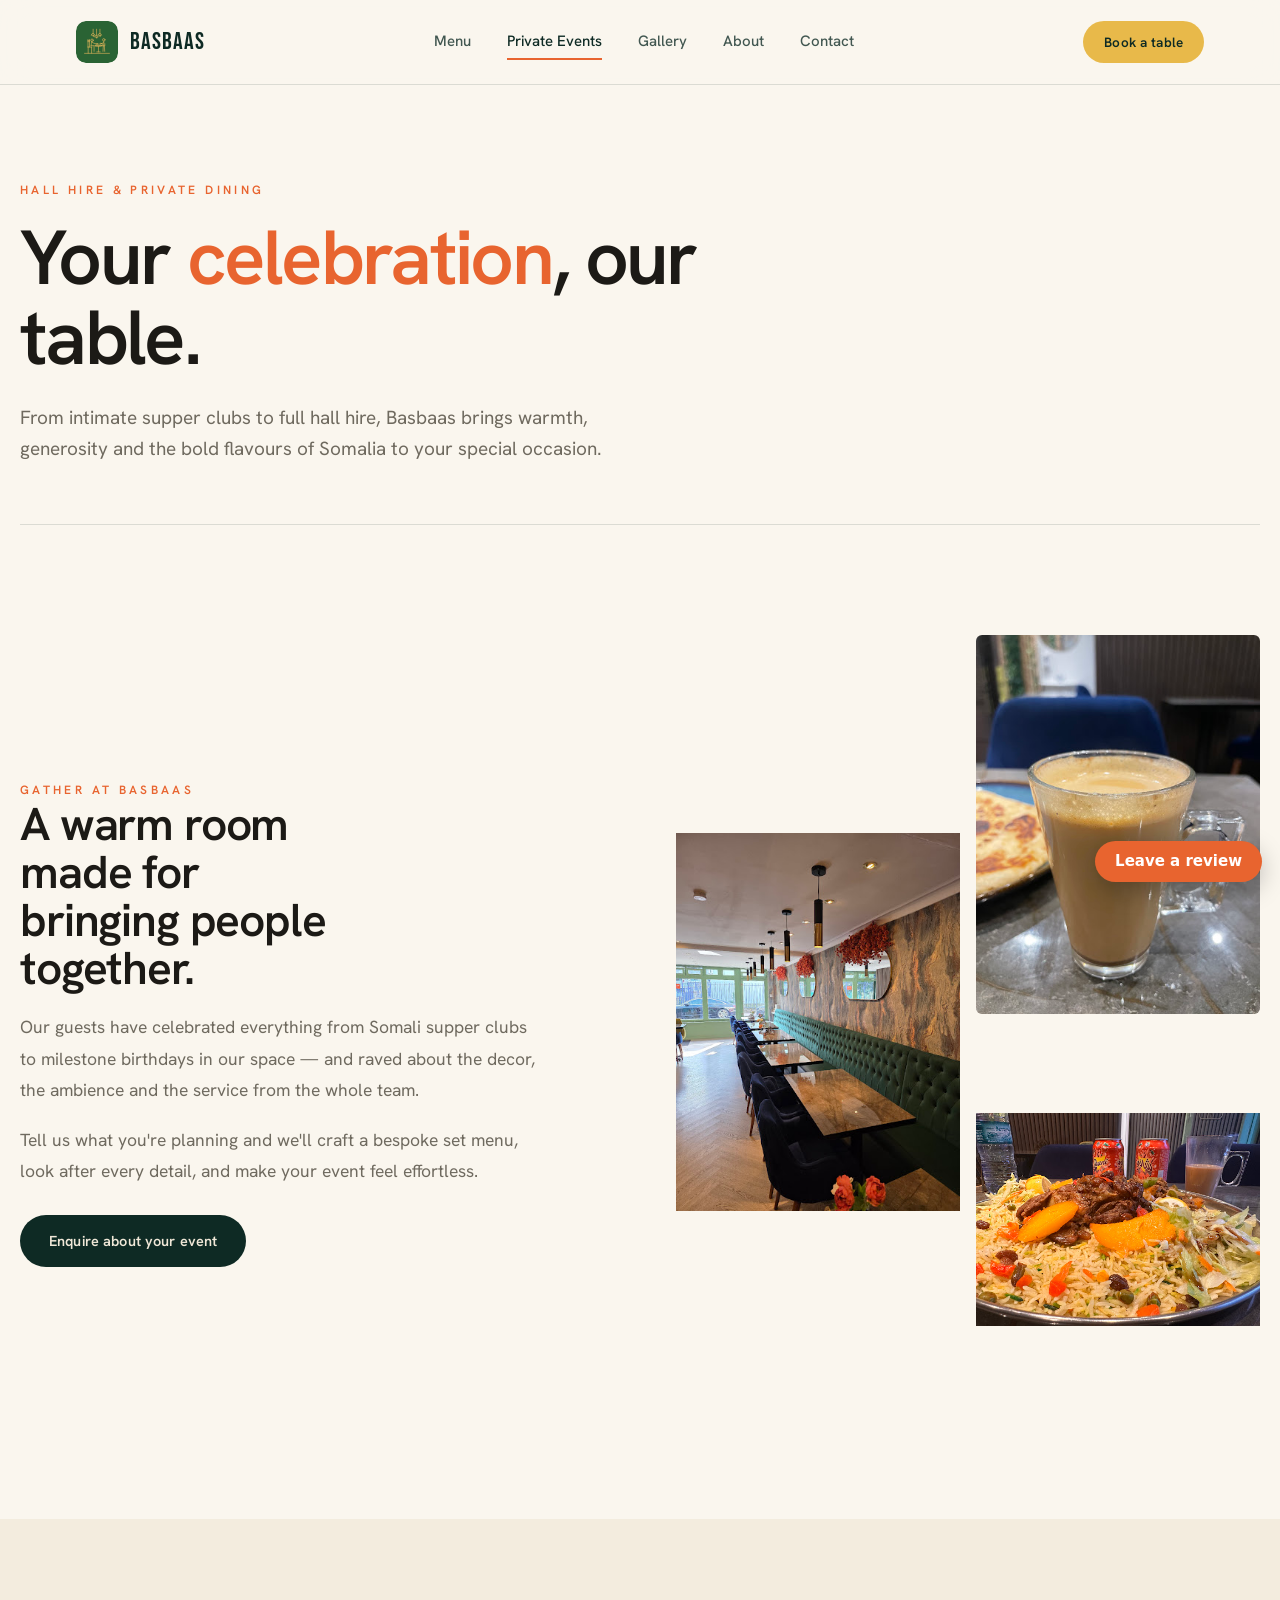
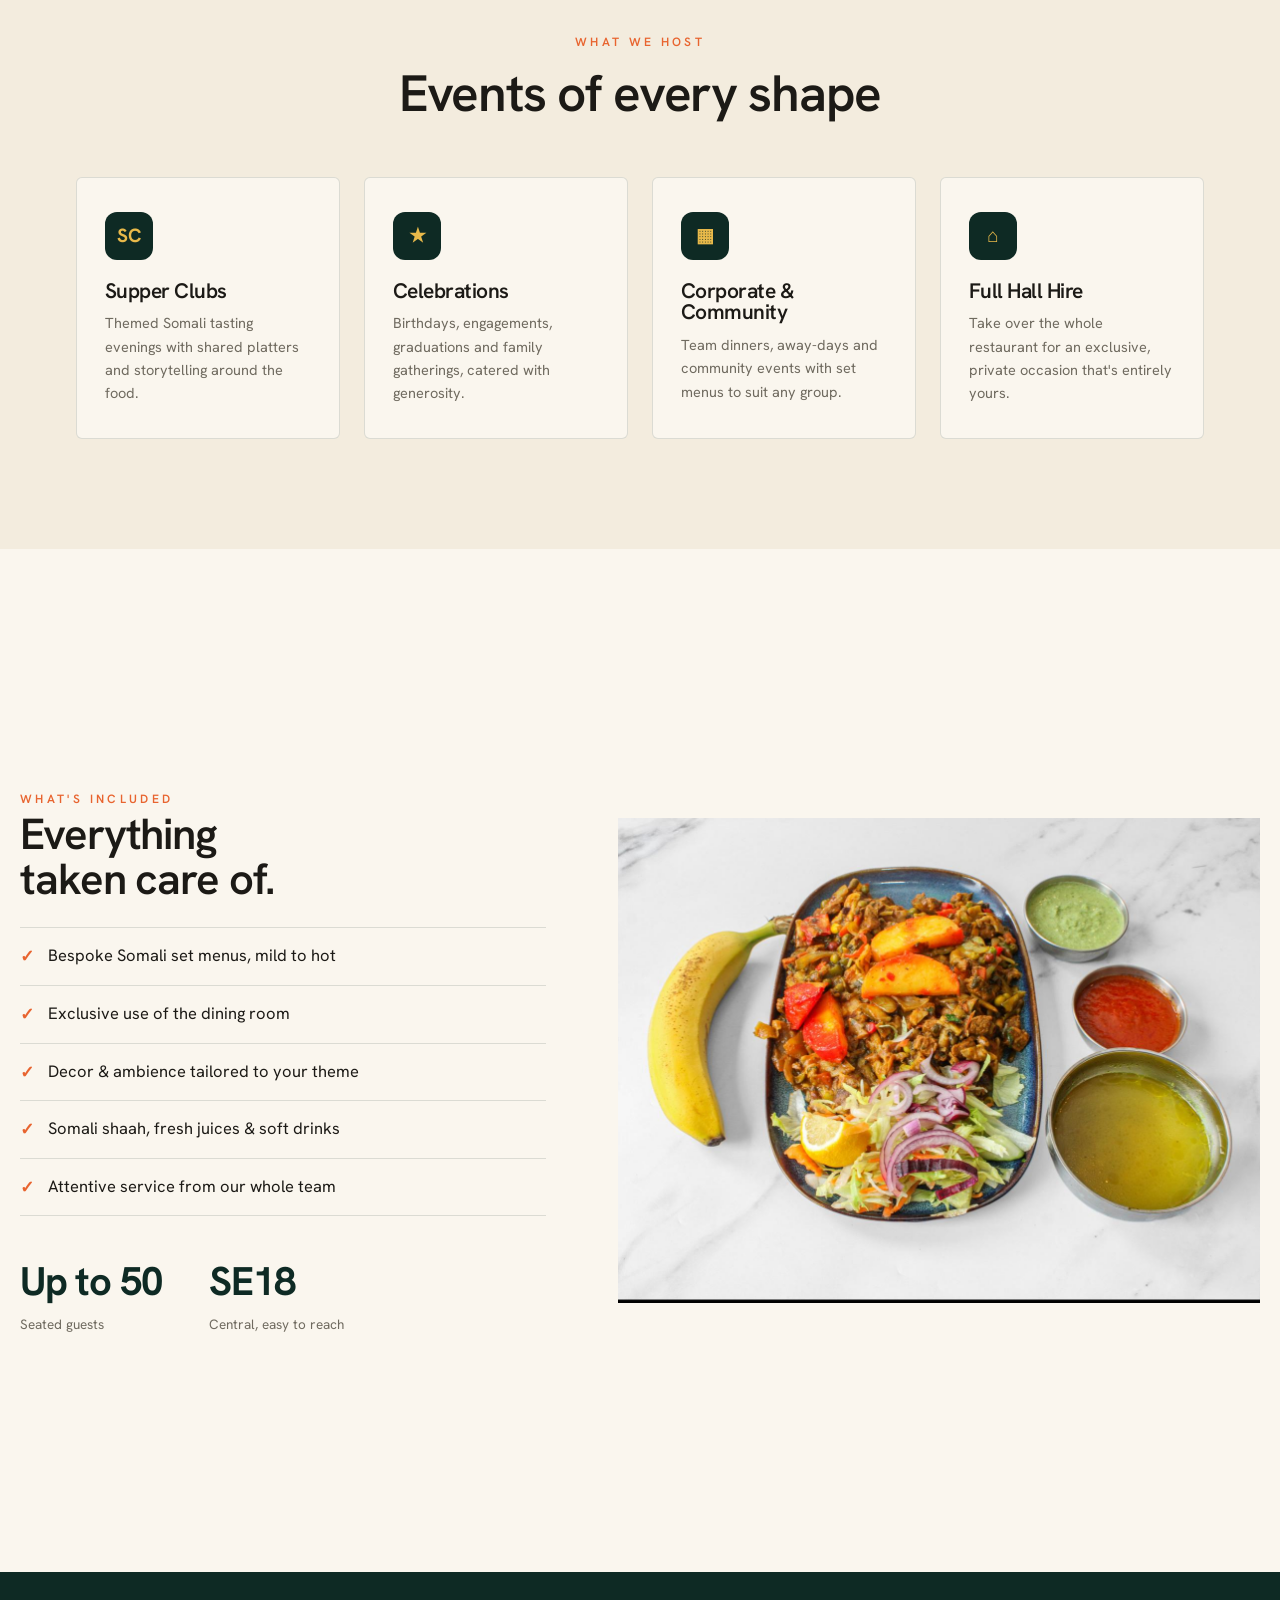
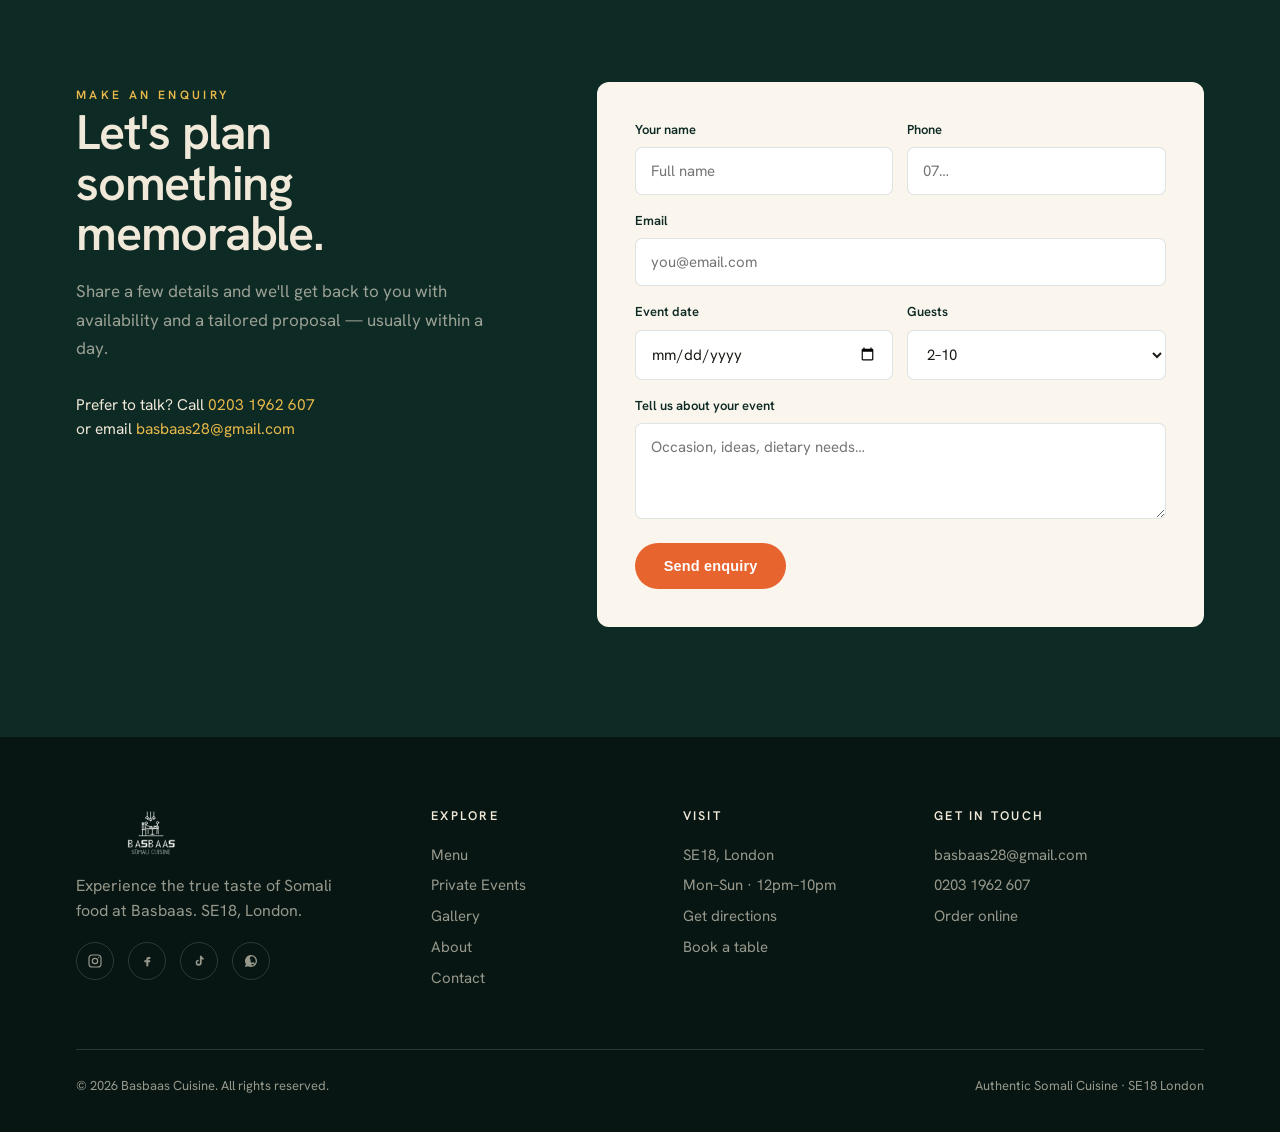
<file: private-events.html>
<!DOCTYPE html>
<html lang="en">
<head>
<meta charset="UTF-8">
<meta name="viewport" content="width=device-width, initial-scale=1.0">
<title>Private Events &amp; Hall Hire — BasBaas Cuisine</title>
<meta name="description" content="Host your celebration, supper club or private dinner at Basbaas. Hall hire and bespoke Somali set menus in SE18, London.">
<link rel="icon" type="image/svg+xml" href="assets/brand/favicon.svg">
<link rel="icon" type="image/png" sizes="32x32" href="assets/brand/favicon-32.png">
<link rel="apple-touch-icon" href="assets/brand/favicon-512.png">
<link rel="preconnect" href="https://fonts.googleapis.com">
<link rel="preconnect" href="https://fonts.gstatic.com" crossorigin>
<link href="https://fonts.googleapis.com/css2?family=Bebas+Neue&family=Hanken+Grotesk:ital,wght@0,300;0,400;0,500;0,600;0,700;0,800;1,400&display=swap" rel="stylesheet">
<link rel="stylesheet" href="assets/basbaas.css">
<style>
  .pe-hero{position:relative;min-height:74vh;display:flex;align-items:flex-end;overflow:hidden;color:var(--cream)}
  .pe-hero .bg{position:absolute;inset:0}
  .pe-hero .bg img{width:100%;height:100%;object-fit:contain}
  .pe-hero .bg::after{content:"";position:absolute;inset:0;background:linear-gradient(180deg,rgba(7,22,18,.55),rgba(7,22,18,.2) 45%,rgba(7,22,18,.92))}
  .pe-hero .inner{position:relative;z-index:3;width:100%;padding-bottom:64px}
  .pe-hero h1{font-size:clamp(48px,6.4vw,92px);letter-spacing:-.035em;max-width:14ch}
  .pe-hero h1 .o{color:var(--orange)}
  .pe-hero p{margin-top:22px;font-size:19px;opacity:.9;max-width:50ch;line-height:1.6}

  .intro{padding:110px 0}
  .intro-grid{display:grid;grid-template-columns:1fr 1fr;gap:72px;align-items:center}
  .intro h2{font-size:clamp(32px,3.6vw,48px);max-width:13ch}
  .intro p{font-size:17.5px;color:var(--muted);line-height:1.8;margin-top:18px;max-width:52ch}
  .intro .figs{display:grid;grid-template-columns:1fr 1fr;gap:16px}
  .intro .figs img{width:100%;height:100%;object-fit:contain;border-radius:var(--radius);aspect-ratio:3/4}
  .intro .figs .tall{grid-row:span 2;aspect-ratio:auto}

  .offer{background:var(--paper-2);padding:110px 0}
  .offer-head{text-align:center;max-width:60ch;margin:0 auto 56px}
  .offer-head h2{font-size:clamp(32px,4vw,52px);margin-top:14px}
  .offer-grid{display:grid;grid-template-columns:repeat(4,1fr);gap:24px}
  .ocard{background:var(--paper);border:1px solid var(--line);border-radius:var(--radius);padding:34px 28px;transition:.3s var(--ease)}
  .ocard:hover{transform:translateY(-4px);box-shadow:var(--shadow);border-color:transparent}
  .ocard .ico{width:48px;height:48px;border-radius:12px;background:var(--green);color:var(--gold-bright);
    display:flex;align-items:center;justify-content:center;font-weight:700;font-size:19px;margin-bottom:20px}
  .ocard h3{font-size:21px;margin-bottom:10px}
  .ocard p{font-size:14.5px;color:var(--muted);line-height:1.6}

  .incl{padding:110px 0}
  .incl-grid{display:grid;grid-template-columns:.9fr 1.1fr;gap:72px;align-items:center}
  .incl h2{font-size:clamp(30px,3.4vw,46px);max-width:12ch}
  .incl ul{list-style:none;margin-top:26px}
  .incl li{display:flex;gap:14px;align-items:flex-start;padding:15px 0;border-top:1px solid var(--line);font-size:16.5px}
  .incl li:last-child{border-bottom:1px solid var(--line)}
  .incl li .tick{color:var(--orange);font-weight:700;flex-shrink:0;margin-top:1px}
  .incl-img{border-radius:var(--radius);overflow:hidden;aspect-ratio:4/5}
  .incl-img img{width:100%;height:100%;object-fit:contain}
  .cap-row{display:flex;gap:48px;margin-top:34px}
  .cap .n{font-size:40px;font-weight:700;color:var(--green);letter-spacing:-.03em}
  .cap .l{font-size:13.5px;color:var(--muted);margin-top:2px}

  .enq{background:var(--green);color:var(--cream);padding:110px 0}
  .enq-grid{display:grid;grid-template-columns:.85fr 1.15fr;gap:72px;align-items:start}
  .enq h2{font-size:clamp(32px,3.8vw,50px);color:var(--cream);max-width:12ch}
  .enq .sub{color:var(--muted-dark);font-size:17px;line-height:1.7;margin-top:18px;max-width:42ch}
  .enq .contact-line{margin-top:30px;font-size:15.5px}
  .enq .contact-line a{color:var(--gold-bright)}
  .enq-form{background:var(--paper);border-radius:12px;padding:38px}
  .enq-form .field-row{display:grid;grid-template-columns:1fr 1fr;gap:14px}
  .enq-form textarea{width:100%;padding:13px 15px;border:1.5px solid var(--line);border-radius:7px;
    font-family:inherit;font-size:15px;background:#fff;resize:vertical;min-height:96px;color:var(--ink)}
  .enq-form textarea:focus{outline:none;border-color:var(--orange)}
  .enq-confirm{text-align:center;padding:24px 0}
  .enq-confirm .tick{width:64px;height:64px;border-radius:50%;background:var(--green);color:var(--gold-bright);display:flex;align-items:center;justify-content:center;margin:0 auto 18px;font-size:30px}

  @media(max-width:900px){
    .intro-grid,.incl-grid,.enq-grid{grid-template-columns:1fr;gap:36px}
    .offer-grid{grid-template-columns:1fr 1fr}
    .enq-form .field-row{grid-template-columns:1fr}
  }
  @media(max-width:560px){.offer-grid{grid-template-columns:1fr}}
</style>
<!-- seo:auto start -->
<link rel="canonical" href="https://basbaas-cuisine-site.vercel.app/private-events">
<meta property="og:type" content="website">
<meta property="og:site_name" content="BasBaas Cuisine">
<meta property="og:title" content="Private Events &amp; Hall Hire — BasBaas Cuisine">
<meta property="og:description" content="BasBaas Cuisine — authentic Somali food in SE18 London. Bold flavours from the Horn of Africa built around our signature Basbaas sauce.">
<meta property="og:url" content="https://basbaas-cuisine-site.vercel.app/private-events">
<meta property="og:locale" content="en_GB">
<meta name="twitter:title" content="Private Events &amp; Hall Hire — BasBaas Cuisine">
<meta name="twitter:description" content="BasBaas Cuisine — authentic Somali food in SE18 London. Bold flavours from the Horn of Africa built around our signature Basbaas sauce.">
<!-- seo:auto end -->
<meta property="og:image" content="https://basbaas-cuisine-site.vercel.app/og-thumb.jpg" />
<meta property="og:image:width" content="1200" />
<meta property="og:image:height" content="630" />
<meta name="twitter:card" content="summary_large_image" />
<meta name="twitter:image" content="https://basbaas-cuisine-site.vercel.app/og-thumb.jpg" />
</head>
<body>

<header class="site-header">
  <div class="wrap nav">
    <a href="index.html" class="brand"><img class="brand-mark" src="assets/brand/favicon.svg" alt="BasBaas logo">BASBAAS</a>
    <nav class="navlinks">
      <a href="menu.html">Menu</a>
      <a href="private-events.html" class="active">Private Events</a>
      <a href="gallery.html">Gallery</a>
      <a href="about.html">About</a>
      <a href="contact.html">Contact</a>
    </nav>
    <div class="nav-cta">
      <a class="btn btn-gold btn-sm" data-book>Book a table</a>
      <button class="hamburger" aria-label="Menu"><span></span><span></span><span></span></button>
    </div>
  </div>
</header>
<nav class="mobile-nav">
  <button class="close" aria-label="Close">&times;</button>
  <a href="menu.html">Menu</a><a href="private-events.html">Private Events</a><a href="gallery.html">Gallery</a><a href="about.html">About</a><a href="contact.html">Contact</a>
  <a href="#" data-book style="color:var(--gold-bright)">Book a table</a>
</nav>

<!-- HERO -->
<section class="page-hero wrap">
  <span class="label">Hall hire &amp; private dining</span>
  <h1 style="margin-top:16px">Your <em>celebration</em>, our table.</h1>
  <p class="lead">From intimate supper clubs to full hall hire, Basbaas brings warmth, generosity and the bold flavours of Somalia to your special occasion.</p>
</section>

<!-- INTRO -->
<section class="intro wrap">
  <div class="intro-grid">
    <div class="reveal">
      <span class="label">Gather at Basbaas</span>
      <h2>A warm room made for bringing people together.</h2>
      <p>Our guests have celebrated everything from Somali supper clubs to milestone birthdays in our space — and raved about the decor, the ambience and the service from the whole team.</p>
      <p>Tell us what you're planning and we'll craft a bespoke set menu, look after every detail, and make your event feel effortless.</p>
      <a class="btn btn-fill" href="#enquire" style="margin-top:28px">Enquire about your event</a>
    </div>
    <div class="figs reveal d1">
      <img class="tall" src="assets/img/basbaas-main.jpg" alt="" loading="lazy" decoding="async">
      <img src="assets/img/Tea-Sabaayad.jpg" alt="" loading="lazy" decoding="async">
      <img src="assets/img/unnamed15.jpg" alt="" loading="lazy" decoding="async">
    </div>
  </div>
</section>

<!-- OFFERINGS -->
<section class="offer">
  <div class="wrap">
    <div class="offer-head reveal">
      <span class="label">What we host</span>
      <h2>Events of every shape</h2>
    </div>
    <div class="offer-grid">
      <div class="ocard reveal"><div class="ico">SC</div><h3>Supper Clubs</h3><p>Themed Somali tasting evenings with shared platters and storytelling around the food.</p></div>
      <div class="ocard reveal d1"><div class="ico">★</div><h3>Celebrations</h3><p>Birthdays, engagements, graduations and family gatherings, catered with generosity.</p></div>
      <div class="ocard reveal d2"><div class="ico">▦</div><h3>Corporate &amp; Community</h3><p>Team dinners, away-days and community events with set menus to suit any group.</p></div>
      <div class="ocard reveal d3"><div class="ico">⌂</div><h3>Full Hall Hire</h3><p>Take over the whole restaurant for an exclusive, private occasion that's entirely yours.</p></div>
    </div>
  </div>
</section>

<!-- INCLUDED -->
<section class="incl wrap">
  <div class="incl-grid">
    <div class="reveal">
      <span class="label">What's included</span>
      <h2>Everything taken care of.</h2>
      <ul>
        <li><span class="tick">✓</span> Bespoke Somali set menus, mild to hot</li>
        <li><span class="tick">✓</span> Exclusive use of the dining room</li>
        <li><span class="tick">✓</span> Decor &amp; ambience tailored to your theme</li>
        <li><span class="tick">✓</span> Somali shaah, fresh juices &amp; soft drinks</li>
        <li><span class="tick">✓</span> Attentive service from our whole team</li>
      </ul>
      <div class="cap-row">
        <div class="cap"><div class="n">Up to 50</div><div class="l">Seated guests</div></div>
        <div class="cap"><div class="n">SE18</div><div class="l">Central, easy to reach</div></div>
      </div>
    </div>
    <div class="incl-img reveal d1"><img src="assets/img/PHOTO-2026-01-10-17-43-36-5.jpg" alt="" loading="lazy" decoding="async"></div>
  </div>
</section>

<!-- ENQUIRE -->
<section class="enq" id="enquire">
  <div class="wrap enq-grid">
    <div class="reveal">
      <span class="label gold-bright">Make an enquiry</span>
      <h2>Let's plan something memorable.</h2>
      <p class="sub">Share a few details and we'll get back to you with availability and a tailored proposal — usually within a day.</p>
      <div class="contact-line">Prefer to talk? Call <a href="tel:02031962607">0203 1962 607</a><br>or email <a href="mailto:basbaas28@gmail.com">basbaas28@gmail.com</a></div>
    </div>
    <form class="enq-form reveal d1" id="enqForm" onsubmit="return false">
      <div class="field-row">
        <div class="field"><label>Your name</label><input type="text" required placeholder="Full name"></div>
        <div class="field"><label>Phone</label><input type="tel" placeholder="07…"></div>
      </div>
      <div class="field"><label>Email</label><input type="email" required placeholder="you@email.com"></div>
      <div class="field-row">
        <div class="field"><label>Event date</label><input type="date" id="enqDate"></div>
        <div class="field"><label>Guests</label><select><option>2–10</option><option>10–20</option><option>20–30</option><option>30–40</option><option>40–50</option></select></div>
      </div>
      <div class="field"><label>Tell us about your event</label><textarea placeholder="Occasion, ideas, dietary needs…"></textarea></div>
      <button class="btn btn-orange" id="enqSubmit">Send enquiry</button>
    </form>
  </div>
</section>

<!-- FOOTER -->
<footer class="site-footer">
  <div class="wrap">
    <div class="foot-grid">
      <div class="foot-brand">
        <img class="foot-logo" src="assets/brand/basbaas-stacked-transparent.svg" alt="BasBaas — Authentic Somali Cuisine" loading="lazy" decoding="async">
        <p>Experience the true taste of Somali food at Basbaas. SE18, London.</p>
        <div class="foot-social">
          <a aria-label="Instagram" aria-disabled="true" tabindex="-1"><svg viewBox="0 0 24 24" fill="none" stroke="currentColor" stroke-width="1.8"><rect x="3" y="3" width="18" height="18" rx="5"/><circle cx="12" cy="12" r="4"/><circle cx="17.5" cy="6.5" r="1" fill="currentColor" stroke="none"/></svg></a>
          <a aria-label="Facebook" aria-disabled="true" tabindex="-1"><svg viewBox="0 0 24 24" fill="currentColor"><path d="M14 9h3V6h-3c-1.7 0-3 1.3-3 3v2H8v3h3v6h3v-6h2.5l.5-3H14V9.5c0-.3.2-.5.5-.5z"/></svg></a>
          <a aria-label="TikTok" aria-disabled="true" tabindex="-1"><svg viewBox="0 0 24 24" fill="currentColor"><path d="M16 4c.3 1.8 1.4 3.2 3 3.6V10c-1.2 0-2.3-.4-3-1v5.5A4.5 4.5 0 1 1 11.5 10v2.4a2.1 2.1 0 1 0 1.9 2.1V4H16z"/></svg></a>
          <a aria-label="WhatsApp" aria-disabled="true" tabindex="-1"><svg viewBox="0 0 24 24" fill="currentColor"><path d="M12 3a9 9 0 0 0-7.7 13.6L3 21l4.5-1.2A9 9 0 1 0 12 3zm0 2a7 7 0 0 1 3.6 13l-.4.2-2.7.7.7-2.6.2-.4A7 7 0 0 1 12 5zm-2.3 3.3c-.2 0-.5.1-.7.4-.2.3-.8.8-.8 1.9s.8 2.2.9 2.3c.1.2 1.6 2.5 3.9 3.4 1.9.7 2.3.6 2.7.5.4 0 1.3-.5 1.5-1 .2-.5.2-.9.1-1l-.7-.3s-1.1-.5-1.3-.6c-.2-.1-.3-.1-.5.1l-.6.8c-.1.1-.2.1-.4 0-.2-.1-.9-.3-1.7-1-.6-.6-1-1.2-1.2-1.4-.1-.2 0-.3.1-.4l.3-.4.2-.4v-.4l-.6-1.5c-.2-.4-.3-.3-.5-.3z"/></svg></a>
        </div>
      </div>
      <div><h4>Explore</h4><ul><li><a href="menu.html">Menu</a></li><li><a href="private-events.html">Private Events</a></li><li><a href="gallery.html">Gallery</a></li><li><a href="about.html">About</a></li><li><a href="contact.html">Contact</a></li></ul></div>
      <div><h4>Visit</h4><ul><li>SE18, London</li><li>Mon–Sun · 12pm–10pm</li><li><a href="contact.html">Get directions</a></li><li><a href="#" data-book>Book a table</a></li></ul></div>
      <div><h4>Get in touch</h4><ul><li><a href="mailto:basbaas28@gmail.com">basbaas28@gmail.com</a></li><li><a href="tel:02031962607">0203 1962 607</a></li><li><a href="#" data-order>Order online</a></li></ul></div>
    </div>
    <div class="foot-bot"><span>© <span data-year>2026</span> Basbaas Cuisine. All rights reserved.</span><span>Authentic Somali Cuisine · SE18 London</span></div>
  </div>
</footer>

<script src="assets/basbaas.js"></script>
<script>
(function(){
  var d=document.getElementById('enqDate'); if(d){var t=new Date();d.min=t.toISOString().split('T')[0];}
  var form=document.getElementById('enqForm');
  document.getElementById('enqSubmit').addEventListener('click',function(){
    var inputs=form.querySelectorAll('input[required]');
    for(var i=0;i<inputs.length;i++){ if(!inputs[i].value){ inputs[i].focus(); inputs[i].style.borderColor='var(--orange)'; return; } }
    var values=form.querySelectorAll('input,select,textarea');
    var body=['Name: '+values[0].value,'Phone: '+values[1].value,'Email: '+values[2].value,'Event date: '+values[3].value,'Guests: '+values[4].value,'','Event details: '+values[5].value].join('\n');
    window.location.href='mailto:basbaas28@gmail.com?subject='+encodeURIComponent('Private event enquiry')+'&body='+encodeURIComponent(body);
    form.innerHTML='<div class="enq-confirm"><div class="tick">&#10003;</div><h3 style="font-size:26px;margin-bottom:10px">Opening your email…</h3><p style="color:var(--muted);font-size:15.5px">Your enquiry is prepared for basbaas28@gmail.com — send it in your email app and we’ll reply with availability.</p></div>';
  });
})();
</script>
<!-- masul:start -->
<script>
window.MASUL_SITE_ID="basbaas-cuisine";
window.MASUL_ACCENT="#e8642f";
window.MASUL_MENU=[{"cat":"Light Bites","name":"Basbaas Liver","price":7},{"cat":"Light Bites","name":"Basbaas Egg Omelet","price":6},{"cat":"Light Bites","name":"Masoub","price":7},{"cat":"Mains","name":"Marinated Quarter Chicken","price":9},{"cat":"Mains","name":"Chicken Suqaar","price":9},{"cat":"Mains","name":"Salmon Special","price":11},{"cat":"Mains","name":"Kingfish Special","price":11},{"cat":"Desserts","name":"Date Cake","price":4},{"cat":"Desserts","name":"Milk Cake","price":4}];
</script>
<script src="masul-widget.js" defer></script>
<!-- masul:end -->
</body>
</html>
</file>
<file: assets/basbaas.css>
/* ===========================================================
   BasBaas Cuisine — shared design system
   Deep green · chilli orange · gold · cream  |  Hanken Grotesk
   =========================================================== */
:root{
  --green:#0e2a24;
  --green-deep:#071612;
  --green-soft:#1a3b33;
  --orange:#e8642f;
  --orange-deep:#cf5222;
  --gold:#b8862e;          /* gold on light backgrounds */
  --gold-bright:#e8b94a;   /* gold on dark backgrounds */
  --cream:#f0e8d8;
  --paper:#faf6ee;
  --paper-2:#f3ecde;
  --ink:#1c1a16;
  --muted:#6f6a5f;
  --muted-dark:rgba(240,232,216,.62);
  --line:rgba(14,42,36,.13);
  --line-dark:rgba(240,232,216,.16);
  --shadow:0 1px 3px rgba(14,42,36,.06), 0 18px 48px rgba(14,42,36,.09);
  --radius:6px;
  --maxw:1240px;
  --ease:cubic-bezier(.4,.05,.1,1);
}
*{margin:0;padding:0;box-sizing:border-box}
html{scroll-behavior:smooth}
body{
  font-family:'Hanken Grotesk',sans-serif;
  background:var(--paper);color:var(--ink);
  -webkit-font-smoothing:antialiased;line-height:1.55;font-weight:400;
}
img{display:block;max-width:100%}
a{color:inherit;text-decoration:none}
::selection{background:var(--orange);color:#fff}

.wrap{max-width:var(--maxw);margin:0 auto;padding:0 56px}
.wrap-wide{max-width:1400px;margin:0 auto;padding:0 56px}
h1,h2,h3,h4{font-weight:600;letter-spacing:-.025em;line-height:1.04}
.label{font-size:12px;letter-spacing:.28em;text-transform:uppercase;color:var(--orange);font-weight:600}
.label.gold{color:var(--gold)}
.label.gold-bright{color:var(--gold-bright)}
.eyebrow-row{display:flex;align-items:center;gap:16px;margin-bottom:22px}
.eyebrow-row .ln{flex:1;height:1px;background:var(--line)}

/* ---------- buttons ---------- */
.btn{display:inline-flex;align-items:center;gap:9px;padding:14px 28px;border-radius:100px;
  font-weight:600;font-size:14.5px;letter-spacing:.01em;transition:.25s var(--ease);
  cursor:pointer;border:1.5px solid transparent;white-space:nowrap}
.btn svg{width:16px;height:16px}
.btn-orange{background:var(--orange);color:#fff}
.btn-orange:hover{background:var(--orange-deep);transform:translateY(-1px)}
.btn-fill{background:var(--green);color:var(--cream)}
.btn-fill:hover{background:var(--green-deep);transform:translateY(-1px)}
.btn-gold{background:var(--gold-bright);color:var(--green)}
.btn-gold:hover{background:#f1c75e}
.btn-ghost{border-color:var(--line);color:var(--green)}
.btn-ghost:hover{border-color:var(--green);background:var(--green);color:var(--cream)}
.btn-ghost-light{border-color:rgba(240,232,216,.4);color:var(--cream)}
.btn-ghost-light:hover{border-color:var(--cream);background:var(--cream);color:var(--green)}
.btn-sm{padding:10px 20px;font-size:13.5px}

/* ---------- header ---------- */
.site-header{position:sticky;top:0;z-index:80;background:rgba(250,246,238,.85);
  backdrop-filter:blur(16px);-webkit-backdrop-filter:blur(16px);
  border-bottom:1px solid var(--line);transition:background .3s,border-color .3s}
.nav{display:flex;align-items:center;justify-content:space-between;height:84px}
.brand{display:flex;align-items:center;gap:12px;font-family:'Bebas Neue',sans-serif;font-weight:400;font-size:24px;letter-spacing:.04em;color:var(--green)}
.brand img{height:42px;width:auto}
/* real logo marks */
.brand-mark{height:46px;width:46px;display:block;flex-shrink:0;border-radius:10px}
.foot-logo{width:150px;height:auto;margin-bottom:18px;display:block}
.navlinks{display:flex;gap:36px;font-size:15px;font-weight:500}
.navlinks a{color:var(--green);opacity:.78;transition:opacity .2s;position:relative;padding:4px 0}
.navlinks a:hover{opacity:1}
.navlinks a.active{opacity:1}
.navlinks a.active::after{content:"";position:absolute;left:0;right:0;bottom:-2px;height:2px;background:var(--orange)}
.nav-cta{display:flex;align-items:center;gap:10px}
.hamburger{display:none;flex-direction:column;gap:5px;background:none;border:0;cursor:pointer;padding:8px}
.hamburger span{width:24px;height:2px;background:var(--green);transition:.25s}

/* transparent header over a dark hero (home) */
body.hero-overlay .site-header{position:fixed;left:0;right:0;background:transparent;
  backdrop-filter:none;-webkit-backdrop-filter:none;border-color:transparent}
body.hero-overlay .site-header .brand{color:var(--cream)}
body.hero-overlay .site-header .navlinks a{color:var(--cream)}
body.hero-overlay .site-header .hamburger span{background:var(--cream)}
body.hero-overlay .site-header.scrolled{position:fixed;background:rgba(7,22,18,.9);
  backdrop-filter:blur(16px);-webkit-backdrop-filter:blur(16px);border-color:var(--line-dark)}

/* mobile nav panel */
.mobile-nav{position:fixed;inset:0;z-index:90;background:var(--green-deep);
  display:flex;flex-direction:column;justify-content:center;align-items:center;gap:8px;
  opacity:0;pointer-events:none;transition:opacity .35s}
.mobile-nav.open{opacity:1;pointer-events:auto}
.mobile-nav a{color:var(--cream);font-size:32px;font-weight:600;letter-spacing:-.02em;padding:10px}
.mobile-nav a:hover{color:var(--gold-bright)}
.mobile-nav .close{position:absolute;top:28px;right:32px;background:none;border:0;color:var(--cream);font-size:34px;cursor:pointer;line-height:1}

/* ---------- marquee strip ---------- */
.strip{background:var(--orange);color:#fff;overflow:hidden;padding:15px 0;white-space:nowrap}
.strip .run{display:inline-block;font-weight:700;font-size:16px;letter-spacing:.05em;
  text-transform:uppercase;animation:marquee 32s linear infinite}
.strip .run span{margin:0 24px}
.strip .run .dot{color:var(--green)}
@keyframes marquee{to{transform:translateX(-50%)}}

/* ---------- page hero (inner pages) ---------- */
.page-hero{padding:92px 0 60px;border-bottom:1px solid var(--line)}
.page-hero h1{font-size:clamp(48px,6vw,86px);letter-spacing:-.035em;max-width:16ch}
.page-hero h1 em{font-style:normal;color:var(--orange)}
.page-hero .lead{margin-top:24px;font-size:19px;color:var(--muted);max-width:54ch;line-height:1.65}

/* ---------- dish card ---------- */
.dish{display:flex;flex-direction:column}
.dish-img{aspect-ratio:1;border-radius:var(--radius);overflow:hidden;background:var(--paper-2);margin-bottom:16px;position:relative}
.dish-img img{width:100%;height:100%;object-fit:cover;transition:transform .7s var(--ease)}
.dish:hover .dish-img img{transform:scale(1.05)}
.dish .nm{display:flex;justify-content:space-between;font-weight:600;font-size:16.5px;align-items:baseline;gap:12px}
.dish .nm .pr{color:var(--orange);flex-shrink:0}
.dish .ds{color:var(--muted);font-size:13.5px;margin-top:6px;line-height:1.55}

/* spice meter */
.spice{display:inline-flex;gap:3px;align-items:center;margin-top:10px}
.spice i{width:7px;height:7px;border-radius:50%;background:var(--line);display:block}
.spice i.on{background:var(--orange)}
.spice .lbl{font-size:10.5px;letter-spacing:.16em;text-transform:uppercase;color:var(--muted);margin-left:6px;font-weight:600}

/* ---------- footer ---------- */
.site-footer{background:var(--green-deep);color:var(--muted-dark);padding:72px 0 36px;margin-top:0}
.foot-grid{display:grid;grid-template-columns:1.5fr 1fr 1fr 1.3fr;gap:44px}
.site-footer h4{color:var(--cream);font-size:12.5px;letter-spacing:.18em;text-transform:uppercase;margin-bottom:18px;font-weight:600}
.site-footer ul{list-style:none}
.site-footer a,.site-footer li{font-size:15px;line-height:2.05}
.site-footer a:hover{color:var(--gold-bright)}
.foot-brand img{height:48px;margin-bottom:16px;filter:brightness(0) invert(1)}
.foot-brand p{max-width:32ch;line-height:1.6}
.foot-social{display:flex;gap:14px;margin-top:18px}
.foot-social a{width:38px;height:38px;border:1px solid var(--line-dark);border-radius:50%;
  display:flex;align-items:center;justify-content:center;transition:.25s}
.foot-social a:hover{background:var(--orange);border-color:var(--orange);color:#fff}
.foot-social svg{width:16px;height:16px}
.foot-bot{margin-top:56px;padding-top:26px;border-top:1px solid var(--line-dark);
  display:flex;justify-content:space-between;gap:20px;font-size:13px;flex-wrap:wrap}

/* ---------- modal (booking / order) ---------- */
.modal-veil{position:fixed;inset:0;z-index:100;background:rgba(7,22,18,.62);
  backdrop-filter:blur(6px);display:flex;align-items:center;justify-content:center;padding:24px;
  opacity:0;pointer-events:none;transition:opacity .3s}
.modal-veil.open{opacity:1;pointer-events:auto}
.modal{background:var(--paper);border-radius:12px;width:100%;max-width:520px;max-height:92vh;
  overflow:auto;transform:translateY(16px) scale(.98);transition:transform .35s var(--ease);box-shadow:0 30px 80px rgba(0,0,0,.4)}
.modal-veil.open .modal{transform:none}
.modal-head{padding:30px 34px 0;display:flex;justify-content:space-between;align-items:flex-start}
.modal-head h3{font-size:27px}
.modal-head .label{margin-bottom:8px;display:block}
.modal-close{background:none;border:0;font-size:26px;cursor:pointer;color:var(--muted);line-height:1}
.modal-close:hover{color:var(--ink)}
.modal-body{padding:22px 34px 34px}
.field{margin-bottom:16px}
.field label{display:block;font-size:13px;font-weight:600;margin-bottom:7px;color:var(--green)}
.field input,.field select{width:100%;padding:13px 15px;border:1.5px solid var(--line);border-radius:7px;
  font-family:inherit;font-size:15px;background:#fff;color:var(--ink);transition:border-color .2s}
.field input:focus,.field select:focus{outline:none;border-color:var(--orange)}
.field-row{display:grid;grid-template-columns:1fr 1fr;gap:14px}
.party-row{display:flex;gap:8px;flex-wrap:wrap}
.party-row button{flex:1;min-width:44px;padding:11px 0;border:1.5px solid var(--line);background:#fff;
  border-radius:7px;font-family:inherit;font-weight:600;cursor:pointer;transition:.2s;color:var(--ink)}
.party-row button.sel{background:var(--green);color:var(--cream);border-color:var(--green)}
.modal .btn{width:100%;justify-content:center;margin-top:8px}
.modal-confirm{text-align:center;padding:20px 0 8px}
.modal-confirm .tick{width:64px;height:64px;border-radius:50%;background:var(--green);color:var(--gold-bright);
  display:flex;align-items:center;justify-content:center;margin:0 auto 18px;font-size:30px}
.modal-confirm h3{font-size:26px;margin-bottom:10px}
.modal-confirm p{color:var(--muted);font-size:15.5px}

/* order options */
.order-opt{display:flex;align-items:center;gap:16px;padding:16px 18px;border:1.5px solid var(--line);
  border-radius:10px;margin-bottom:12px;transition:.2s;cursor:pointer}
.order-opt:hover{border-color:var(--orange);background:#fff;transform:translateX(3px)}
.order-opt .ic{width:46px;height:46px;border-radius:10px;background:var(--green);color:var(--gold-bright);
  display:flex;align-items:center;justify-content:center;flex-shrink:0;font-weight:700}
.order-opt .t{font-weight:600;font-size:16px}
.order-opt .s{font-size:13px;color:var(--muted)}
.order-opt .arr{margin-left:auto;color:var(--muted)}

/* ---------- scroll reveal ---------- */
.reveal{opacity:0;transform:translateY(26px);transition:opacity .8s var(--ease),transform .8s var(--ease)}
.reveal.is-visible{opacity:1;transform:none}
.reveal.d1{transition-delay:.08s}.reveal.d2{transition-delay:.16s}
.reveal.d3{transition-delay:.24s}.reveal.d4{transition-delay:.32s}
@media (prefers-reduced-motion:reduce){
  .reveal{opacity:1;transform:none;transition:none}
  .strip .run{animation:none}
  html{scroll-behavior:auto}
}

/* ---------- responsive ---------- */
@media(max-width:960px){
  .wrap,.wrap-wide{padding:0 28px}
  .navlinks,.nav-cta .btn{display:none}
  .hamburger{display:flex}
  .foot-grid{grid-template-columns:1fr 1fr;gap:32px}
  .field-row{grid-template-columns:1fr}
}
@media(max-width:560px){
  html,body{overflow-x:clip}
  .wrap,.wrap-wide{padding-left:18px;padding-right:18px}
  .nav{height:72px}
  .brand{font-size:17px;gap:9px}
  .brand-mark{width:38px;height:38px}
  .hamburger{min-width:44px;min-height:44px;align-items:center;justify-content:center}
  .mobile-nav{padding:76px 20px 28px;justify-content:flex-start;overflow-y:auto}
  .mobile-nav a{font-size:clamp(24px,8vw,30px);padding:9px;min-height:44px}
  .page-hero{padding:64px 0 44px}
  .page-hero h1{font-size:clamp(40px,13vw,58px)}
  .page-hero .lead{font-size:17px}
  .btn{white-space:normal;text-align:center;justify-content:center;min-height:48px}
  .modal-veil{padding:10px}
  .modal-head{padding:24px 22px 0}
  .modal-body{padding:18px 22px 24px}
  .dish .nm{align-items:flex-start}
  .foot-bot{margin-top:36px}
  .foot-grid{grid-template-columns:1fr}
}
</file>
